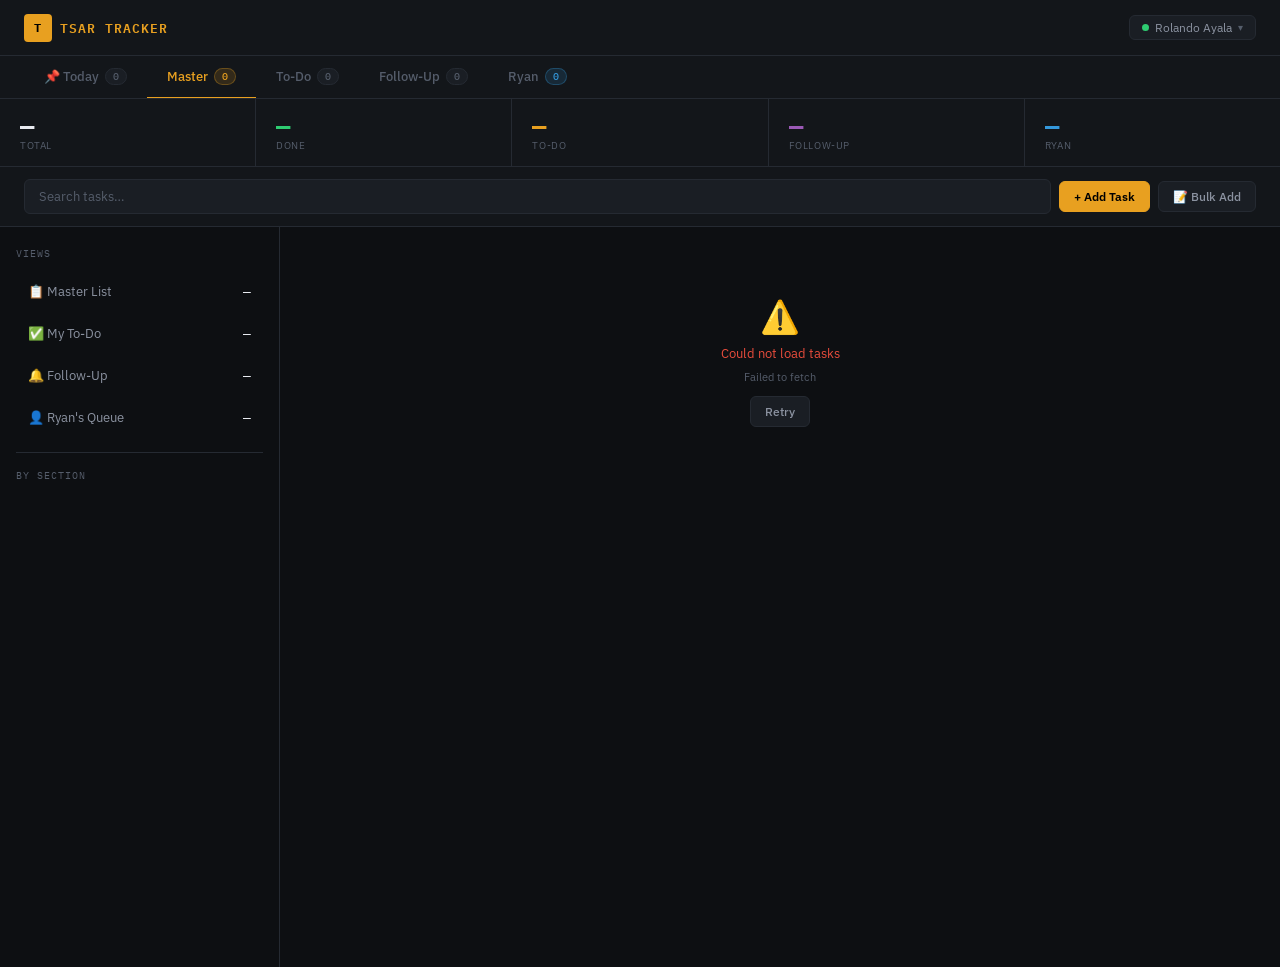
<file: index.html>
<!DOCTYPE html>
<html lang="en">
<head>
<meta charset="UTF-8">
<meta name="viewport" content="width=device-width, initial-scale=1.0">
<title>TSAR Task Tracker</title>
<style>
  @import url('https://fonts.googleapis.com/css2?family=IBM+Plex+Mono:wght@400;500;600&family=IBM+Plex+Sans:wght@300;400;500;600&display=swap');
  :root {
    --bg:#0d0f12;--surface:#13161a;--surface2:#1a1e24;--border:#252a32;--border2:#2e343e;
    --text:#e8eaf0;--text2:#8b92a0;--text3:#555d6b;--accent:#e8a020;--accent2:#c47c0a;
    --green:#2ecc71;--red:#e74c3c;--blue:#3498db;--purple:#9b59b6;--orange:#e67e22;--teal:#1abc9c;--pink:#ec4899;--yellow:#f1c40f;
  }
  *{box-sizing:border-box;margin:0;padding:0;}
  body{font-family:'IBM Plex Sans',sans-serif;background:var(--bg);color:var(--text);min-height:100vh;font-size:14px;}

  /* HEADER */
  .header{background:var(--surface);border-bottom:1px solid var(--border);padding:0 24px;display:flex;align-items:center;justify-content:space-between;height:56px;position:sticky;top:0;z-index:100;}
  .logo{display:flex;align-items:center;gap:8px;font-family:'IBM Plex Mono',monospace;font-size:13px;font-weight:600;letter-spacing:.08em;color:var(--accent);}
  .logo-icon{width:28px;height:28px;background:var(--accent);border-radius:4px;display:flex;align-items:center;justify-content:center;font-size:12px;color:#000;font-weight:700;}
  .user-badge{display:flex;align-items:center;gap:6px;background:var(--surface2);border:1px solid var(--border);border-radius:6px;padding:4px 12px;font-size:12px;color:var(--text2);cursor:pointer;}
  .user-dot{width:7px;height:7px;border-radius:50%;background:var(--green);}

  /* TABS */
  .tabs{display:flex;background:var(--surface);border-bottom:1px solid var(--border);padding:0 16px;overflow-x:auto;scrollbar-width:none;}
  .tabs::-webkit-scrollbar{display:none;}
  .tab{padding:12px 16px;font-size:13px;font-weight:500;color:var(--text3);cursor:pointer;border-bottom:2px solid transparent;transition:all .15s;display:flex;align-items:center;gap:6px;margin-bottom:-1px;white-space:nowrap;flex-shrink:0;}
  .tab:hover{color:var(--text2);}
  .tab.active{color:var(--accent);border-bottom-color:var(--accent);}
  .tab-badge{background:var(--surface2);border:1px solid var(--border);border-radius:10px;padding:1px 7px;font-size:10px;font-family:'IBM Plex Mono',monospace;}
  .tab.active .tab-badge{background:rgba(232,160,32,.15);border-color:rgba(232,160,32,.3);color:var(--accent);}
  .tab-ryan .tab-badge{background:rgba(52,152,219,.15);border-color:rgba(52,152,219,.3);color:var(--blue);}
  .tab-ryan.active{color:var(--blue);border-bottom-color:var(--blue);}

  /* STATS */
  .stats-bar{display:flex;gap:1px;background:var(--border);border-bottom:1px solid var(--border);}
  .stat{flex:1;background:var(--surface);padding:12px 16px;}
  .stat-num{font-family:'IBM Plex Mono',monospace;font-size:20px;font-weight:600;line-height:1;}
  .stat-label{font-size:10px;color:var(--text3);text-transform:uppercase;letter-spacing:.06em;margin-top:2px;}
  .stat-num.total{color:var(--text);}.stat-num.complete{color:var(--green);}.stat-num.todo{color:var(--accent);}.stat-num.followup{color:var(--purple);}.stat-num.ryan{color:var(--blue);}

  /* TOOLBAR */
  .toolbar{padding:12px 24px;display:flex;gap:8px;align-items:center;border-bottom:1px solid var(--border);background:var(--surface);}
  .search{flex:1;background:var(--surface2);border:1px solid var(--border);border-radius:6px;padding:8px 14px;color:var(--text);font-size:13px;font-family:'IBM Plex Sans',sans-serif;outline:none;}
  .search::placeholder{color:var(--text3);}
  .search:focus{border-color:var(--border2);}

  /* BUTTONS */
  .btn{padding:7px 14px;border-radius:6px;font-size:12px;font-weight:500;cursor:pointer;border:1px solid var(--border);background:var(--surface2);color:var(--text2);transition:all .15s;font-family:'IBM Plex Sans',sans-serif;white-space:nowrap;}
  .btn:hover{border-color:var(--border2);color:var(--text);}
  .btn:disabled{opacity:.4;cursor:not-allowed;}
  .btn-primary{background:var(--accent);color:#000;border-color:var(--accent);font-weight:600;}
  .btn-primary:hover{background:var(--accent2);color:#000;}
  .btn-ryan{background:rgba(52,152,219,.15);color:var(--blue);border-color:rgba(52,152,219,.3);}
  .btn-ryan:hover{background:rgba(52,152,219,.25);}
  .btn-complete{background:rgba(46,204,113,.12);color:var(--green);border-color:rgba(46,204,113,.25);}
  .btn-followup{background:rgba(155,89,182,.12);color:var(--purple);border-color:rgba(155,89,182,.3);}
  .btn-followup.flagged{background:rgba(155,89,182,.3);}
  .btn-undo{background:rgba(231,76,60,.1);color:var(--red);border-color:rgba(231,76,60,.3);font-size:11px;padding:4px 8px;}
  .btn-undo:hover{background:rgba(231,76,60,.2);}

  /* DESKTOP LAYOUT */
  .page-layout{display:flex;min-height:calc(100vh - 160px);}
  .sidebar{width:280px;flex-shrink:0;border-right:1px solid var(--border);padding:20px 16px;display:none;}
  .main-content-wrap{flex:1;min-width:0;}
  .content{padding:20px 24px;}

  /* Show sidebar on desktop */
  @media(min-width:900px){
    .sidebar{display:block;}
    .tabs{padding:0 24px;}
    .tab{padding:12px 20px;font-size:13px;}
    .stats-bar .stat{padding:14px 20px;}
    .stat-num{font-size:24px;}
  }

  /* Mobile tweaks */
  @media(max-width:899px){
    .stats-bar{overflow-x:auto;scrollbar-width:none;}
    .stats-bar::-webkit-scrollbar{display:none;}
    .stat{min-width:72px;padding:9px 10px;}
    .stat-num{font-size:17px;}
    .stat-label{font-size:9px;}
    .tabs{padding:0 8px;}
    .tab{padding:10px 10px;font-size:12px;}
    .toolbar{padding:10px 16px;flex-wrap:wrap;}
    .content{padding:14px 16px;}
    .header{padding:0 16px;height:52px;}
  }

  /* SIDEBAR CONTENT */
  .sidebar-title{font-family:'IBM Plex Mono',monospace;font-size:10px;text-transform:uppercase;letter-spacing:.1em;color:var(--text3);margin-bottom:12px;}
  .sidebar-stat{display:flex;align-items:center;justify-content:space-between;padding:8px 12px;border-radius:6px;margin-bottom:4px;cursor:pointer;transition:background .15s;}
  .sidebar-stat:hover{background:var(--surface2);}
  .sidebar-stat.active{background:var(--surface2);border:1px solid var(--border);}
  .sidebar-stat-label{font-size:13px;color:var(--text2);}
  .sidebar-stat-num{font-family:'IBM Plex Mono',monospace;font-size:13px;font-weight:600;}
  .sidebar-divider{height:1px;background:var(--border);margin:16px 0;}
  .sidebar-section-title{font-family:'IBM Plex Mono',monospace;font-size:10px;text-transform:uppercase;letter-spacing:.1em;color:var(--text3);margin-bottom:8px;}
  .section-pill{display:flex;align-items:center;justify-content:space-between;padding:6px 10px;border-radius:5px;margin-bottom:3px;font-size:12px;color:var(--text3);}
  .section-count{font-family:'IBM Plex Mono',monospace;font-size:11px;}

  /* TASK CARDS */
  .section-label{font-family:'IBM Plex Mono',monospace;font-size:10px;text-transform:uppercase;letter-spacing:.12em;color:var(--text3);margin-bottom:8px;margin-top:18px;padding-bottom:5px;border-bottom:1px solid var(--border);}
  .task-card{background:var(--surface);border:1px solid var(--border);border-radius:8px;margin-bottom:6px;overflow:hidden;transition:border-color .15s;}
  .task-card:hover{border-color:var(--border2);}
  .task-card.ryan-assigned{border-left:3px solid var(--blue)!important;}
  .task-card.is-complete{border-left:3px solid var(--green)!important;}
  .section-compliance .task-card{border-left:2px solid var(--red);}
  .section-maintenance .task-card{border-left:2px solid var(--orange);}
  .section-operations .task-card{border-left:2px solid var(--blue);}
  .section-admin .task-card{border-left:2px solid var(--purple);}
  .section-inspections .task-card{border-left:2px solid var(--green);}
  .section-requisition .task-card{border-left:2px solid var(--teal);}
  .section-moc .task-card{border-left:2px solid var(--pink);}
  .section-engineering .task-card{border-left:2px solid var(--yellow);}
  .task-main{padding:12px 14px;display:flex;align-items:flex-start;gap:10px;cursor:pointer;}
  .task-check{width:16px;height:16px;border:1px solid var(--border2);border-radius:3px;flex-shrink:0;margin-top:2px;display:flex;align-items:center;justify-content:center;font-size:9px;}
  .task-check.done{background:var(--green);border-color:var(--green);color:#000;}
  .task-body{flex:1;min-width:0;}
  .task-title{font-size:13px;font-weight:500;color:var(--text);margin-bottom:4px;line-height:1.4;}
  .task-meta{display:flex;align-items:center;gap:6px;flex-wrap:wrap;}
  .tag{font-size:10px;padding:2px 6px;border-radius:3px;font-family:'IBM Plex Mono',monospace;font-weight:500;}
  .tag-section{background:var(--surface2);border:1px solid var(--border);color:var(--text3);}
  .tag-date{color:var(--text3);font-size:10px;}
  .tag-followup{background:rgba(155,89,182,.15);border:1px solid rgba(155,89,182,.3);color:var(--purple);}
  .tag-ryan{background:rgba(52,152,219,.12);border:1px solid rgba(52,152,219,.25);color:var(--blue);}
  .tag-completedby{background:rgba(46,204,113,.15);border:1px solid rgba(46,204,113,.3);color:var(--green);font-weight:600;}
  .tag-pinned{background:rgba(241,196,15,.15);border:1px solid rgba(241,196,15,.3);color:var(--yellow);}
  .today-summary{background:linear-gradient(135deg,rgba(241,196,15,.1),rgba(241,196,15,.03));border:1px solid rgba(241,196,15,.25);border-radius:8px;padding:16px 18px;margin-bottom:16px;}
  .today-summary-rate{font-family:'IBM Plex Mono',monospace;font-size:26px;font-weight:600;color:var(--yellow);}
  .today-summary-label{font-size:11px;color:var(--text3);text-transform:uppercase;letter-spacing:.08em;margin-top:2px;}
  .task-actions{display:flex;align-items:center;gap:6px;flex-shrink:0;}
  .task-expanded{border-top:1px solid var(--border);padding:14px;background:var(--surface2);display:none;}
  .task-expanded.open{display:block;}
  .expand-row{display:flex;gap:14px;flex-wrap:wrap;}
  .expand-col{flex:1;min-width:140px;}
  .expand-label{font-size:10px;text-transform:uppercase;letter-spacing:.08em;color:var(--text3);font-family:'IBM Plex Mono',monospace;margin-bottom:5px;}
  .expand-text{font-size:12px;color:var(--text2);line-height:1.5;min-height:24px;}
  .expand-actions{margin-top:12px;display:flex;gap:8px;justify-content:flex-end;flex-wrap:wrap;}

  /* MODALS */
  .modal-overlay{display:none;position:fixed;inset:0;background:rgba(0,0,0,.75);z-index:200;align-items:center;justify-content:center;padding:16px;}
  .modal-overlay.open{display:flex;}
  .modal{background:var(--surface);border:1px solid var(--border2);border-radius:10px;width:100%;max-width:480px;max-height:85vh;overflow-y:auto;padding:20px;}
  .modal-title{font-family:'IBM Plex Mono',monospace;font-size:12px;font-weight:600;color:var(--accent);margin-bottom:18px;text-transform:uppercase;letter-spacing:.08em;}
  .modal-field{margin-bottom:12px;}
  .modal-label{font-size:10px;color:var(--text3);text-transform:uppercase;letter-spacing:.06em;margin-bottom:4px;font-family:'IBM Plex Mono',monospace;}
  .form-input{width:100%;background:var(--surface2);border:1px solid var(--border);border-radius:6px;padding:8px 10px;color:var(--text);font-size:13px;font-family:'IBM Plex Sans',sans-serif;outline:none;}
  .form-input:focus{border-color:var(--accent);}
  .form-input::placeholder{color:var(--text3);}
  select.form-input{cursor:pointer;}
  textarea.form-input{resize:vertical;font-family:'IBM Plex Mono',monospace;}
  .modal-actions{display:flex;gap:8px;justify-content:flex-end;margin-top:16px;}
  .bulk-preview{font-size:11px;color:var(--text3);padding:8px 0;}

  /* RYAN HEADER */
  .ryan-header{background:linear-gradient(135deg,rgba(52,152,219,.08),rgba(52,152,219,.03));border:1px solid rgba(52,152,219,.2);border-radius:8px;padding:14px 16px;margin-bottom:14px;display:flex;align-items:center;gap:12px;}
  .ryan-avatar{width:36px;height:36px;background:rgba(52,152,219,.2);border:1px solid rgba(52,152,219,.3);border-radius:50%;display:flex;align-items:center;justify-content:center;font-size:13px;font-weight:700;color:var(--blue);font-family:'IBM Plex Mono',monospace;}
  .ryan-info h3{font-size:14px;font-weight:600;color:var(--blue);}
  .ryan-info p{font-size:11px;color:var(--text3);margin-top:2px;}

  /* TOAST */
  .toast{position:fixed;bottom:24px;right:24px;background:var(--surface2);border:1px solid var(--border2);border-radius:8px;padding:12px 18px;font-size:13px;color:var(--text);display:none;z-index:300;box-shadow:0 8px 24px rgba(0,0,0,.5);}
  .toast.show{display:flex;align-items:center;gap:8px;}

  .loading{text-align:center;padding:60px 16px;color:var(--text3);font-family:'IBM Plex Mono',monospace;font-size:12px;}
  .empty-state{text-align:center;padding:48px 0;color:var(--text3);font-size:13px;}
  .empty-icon{font-size:32px;margin-bottom:8px;}

  /* VOICE INPUT */
  .field-row{display:flex;gap:8px;align-items:stretch;}
  .field-row .form-input{flex:1;}
  .mic-btn{
    flex:none;width:38px;border-radius:6px;border:1px solid var(--border);
    background:var(--surface2);color:var(--text2);cursor:pointer;font-size:15px;
    display:flex;align-items:center;justify-content:center;
  }
  .mic-btn:hover{border-color:var(--border2);color:var(--text);}
  .mic-btn.listening{background:var(--accent);border-color:var(--accent);color:#000;animation:micPulse 1.1s infinite;}
  @keyframes micPulse{0%,100%{opacity:1;}50%{opacity:.5;}}
  .voice-note{font-size:11px;color:var(--text3);margin-top:5px;min-height:1.2em;}
</style>
</head>
<body>

<!-- HEADER -->
<div class="header">
  <div class="logo"><div class="logo-icon">T</div>TSAR TRACKER</div>
  <div class="user-badge" onclick="switchUser()">
    <div class="user-dot"></div>
    <span id="current-user">Rolando Ayala</span>
    <span style="color:var(--text3);font-size:10px;">▾</span>
  </div>
</div>

<!-- TABS -->
<div class="tabs">
  <div class="tab" onclick="switchTab('today')" id="tab-today">📌 Today <span class="tab-badge" id="badge-today">0</span></div>
  <div class="tab active" onclick="switchTab('master')" id="tab-master">Master <span class="tab-badge" id="badge-master">0</span></div>
  <div class="tab" onclick="switchTab('todo')" id="tab-todo">To-Do <span class="tab-badge" id="badge-todo">0</span></div>
  <div class="tab" onclick="switchTab('followup')" id="tab-followup">Follow-Up <span class="tab-badge" id="badge-followup">0</span></div>
  <div class="tab tab-ryan" onclick="switchTab('ryan')" id="tab-ryan">Ryan <span class="tab-badge" id="badge-ryan">0</span></div>
</div>

<!-- STATS -->
<div class="stats-bar">
  <div class="stat"><div class="stat-num total" id="stat-total">—</div><div class="stat-label">Total</div></div>
  <div class="stat"><div class="stat-num complete" id="stat-complete">—</div><div class="stat-label">Done</div></div>
  <div class="stat"><div class="stat-num todo" id="stat-todo">—</div><div class="stat-label">To-Do</div></div>
  <div class="stat"><div class="stat-num followup" id="stat-followup">—</div><div class="stat-label">Follow-Up</div></div>
  <div class="stat"><div class="stat-num ryan" id="stat-ryan">—</div><div class="stat-label">Ryan</div></div>
</div>

<!-- TOOLBAR -->
<div class="toolbar">
  <input class="search" type="text" placeholder="Search tasks…" oninput="renderTasks()" id="search-input">
  <button class="btn btn-primary" onclick="openAddModal()">+ Add Task</button>
  <button class="btn" onclick="openBulkModal()">📝 Bulk Add</button>
</div>

<!-- PAGE LAYOUT -->
<div class="page-layout">

  <!-- SIDEBAR (desktop only) -->
  <div class="sidebar">
    <div class="sidebar-title">Views</div>
    <div class="sidebar-stat" onclick="switchTab('master')" id="sb-master">
      <span class="sidebar-stat-label">📋 Master List</span>
      <span class="sidebar-stat-num total" id="sb-total">—</span>
    </div>
    <div class="sidebar-stat" onclick="switchTab('todo')" id="sb-todo">
      <span class="sidebar-stat-label">✅ My To-Do</span>
      <span class="sidebar-stat-num todo" id="sb-todo-n">—</span>
    </div>
    <div class="sidebar-stat" onclick="switchTab('followup')" id="sb-followup">
      <span class="sidebar-stat-label">🔔 Follow-Up</span>
      <span class="sidebar-stat-num followup" id="sb-followup-n">—</span>
    </div>
    <div class="sidebar-stat" onclick="switchTab('ryan')" id="sb-ryan">
      <span class="sidebar-stat-label">👤 Ryan's Queue</span>
      <span class="sidebar-stat-num ryan" id="sb-ryan-n">—</span>
    </div>

    <div class="sidebar-divider"></div>
    <div class="sidebar-section-title">By Section</div>
    <div id="sidebar-sections"></div>
  </div>

  <!-- MAIN CONTENT -->
  <div class="main-content-wrap">
    <div class="content" id="main-content"><div class="loading">Loading tasks…</div></div>
  </div>

</div>

<!-- ADD MODAL -->
<div class="modal-overlay" id="add-modal">
  <div class="modal">
    <div class="modal-title">— New Task</div>
    <div class="modal-field">
      <div class="modal-label">Task Title</div>
      <div class="field-row">
        <input class="form-input" id="new-title" placeholder="Describe the task…">
        <button type="button" class="mic-btn" id="new-title-mic" title="Speak the task">🎙</button>
      </div>
      <div class="voice-note" id="new-title-voice-note"></div>
    </div>
    <div class="modal-field"><div class="modal-label">Section</div>
      <select class="form-input" id="new-section">
        <option value="Compliance">🔴 Compliance / Regulatory</option>
        <option value="Maintenance">🔧 Maintenance / Equipment</option>
        <option value="Operations">⚙️ Operations / Process</option>
        <option value="Inspections">🔬 Inspections / Integrity</option>
        <option value="Admin">🗂️ Admin / IT / Vendors</option>
        <option value="Requisition">📦 Requisition Queue</option>
        <option value="MOC">🔄 MOC / Management of Change</option>
        <option value="Engineering">📐 Engineering</option>
      </select>
    </div>
    <div class="modal-field">
      <div class="modal-label">Notes</div>
      <textarea class="form-input" id="new-notes" placeholder="Additional context…" style="height:72px"></textarea>
      <div style="display:flex;justify-content:flex-end;margin-top:6px;">
        <button type="button" class="mic-btn" id="new-notes-mic" title="Speak the notes">🎙</button>
      </div>
      <div class="voice-note" id="new-notes-voice-note"></div>
    </div>
    <div class="modal-actions">
      <button class="btn" onclick="closeModal('add-modal')">Cancel</button>
      <button class="btn btn-primary" id="add-btn" onclick="addTask()">Add Task</button>
    </div>
  </div>
</div>

<!-- BULK IMPORT MODAL -->
<div class="modal-overlay" id="bulk-modal">
  <div class="modal">
    <div class="modal-title">— Bulk Add Tasks</div>
    <div style="font-size:12px;color:var(--text2);margin-bottom:14px;line-height:1.5">
      Paste your daily notes below — each line becomes one task in your To-Do list
    </div>
    <div class="modal-field">
      <textarea class="form-input" id="bulk-text" placeholder="* Table Top ERP Drill — schedule for 2026
* FCT LACTs — ensure all valves have locks
* Update FCT signage at LACTs — add cameras
* FCT flare conduit needs to be redone" style="height:260px" oninput="updateBulkPreview()"></textarea>
      <div style="display:flex;justify-content:flex-end;margin-top:6px;">
        <button type="button" class="mic-btn" id="bulk-text-mic" title="Speak items — say 'next' or pause between lines">🎙</button>
      </div>
      <div class="voice-note" id="bulk-text-voice-note"></div>
    </div>
    <div class="bulk-preview"><span id="bulk-count">0</span> tasks will be imported</div>
    <div class="modal-actions">
      <button class="btn" onclick="closeModal('bulk-modal')">Cancel</button>
      <button class="btn btn-primary" id="bulk-btn" onclick="bulkImport()">Import Tasks</button>
    </div>
  </div>
</div>

<!-- EDIT NOTES MODAL -->
<div class="modal-overlay" id="notes-modal">
  <div class="modal">
    <div class="modal-title">— Edit Notes</div>
    <div style="font-size:12px;color:var(--text2);margin-bottom:14px;line-height:1.4" id="edit-notes-title"></div>
    <div class="modal-field">
      <div class="modal-label">Notes</div>
      <textarea class="form-input" id="edit-notes-text" placeholder="Add notes, context, updates…" style="height:120px"></textarea>
      <div style="display:flex;justify-content:flex-end;margin-top:6px;">
        <button type="button" class="mic-btn" id="edit-notes-text-mic" title="Speak the notes">🎙</button>
      </div>
      <div class="voice-note" id="edit-notes-text-voice-note"></div>
    </div>
    <div class="modal-actions">
      <button class="btn" onclick="closeModal('notes-modal')">Cancel</button>
      <button class="btn btn-primary" id="save-notes-btn" onclick="saveNotes()">Save Notes</button>
    </div>
  </div>
</div>

<!-- COMPLETE MODAL -->
<div class="modal-overlay" id="complete-modal">
  <div class="modal">
    <div class="modal-title" style="color:var(--green)">— Mark Complete</div>
    <div style="font-size:13px;color:var(--text2);margin-bottom:14px;line-height:1.4" id="complete-task-title"></div>
    <div class="modal-field">
      <div class="modal-label">Completion Notes</div>
      <textarea class="form-input" id="complete-notes" placeholder="What was done? Any notes?" style="height:88px"></textarea>
      <div style="display:flex;justify-content:flex-end;margin-top:6px;">
        <button type="button" class="mic-btn" id="complete-notes-mic" title="Speak the notes">🎙</button>
      </div>
      <div class="voice-note" id="complete-notes-voice-note"></div>
    </div>
    <div class="modal-actions">
      <button class="btn" onclick="closeModal('complete-modal')">Cancel</button>
      <button class="btn btn-complete" style="font-size:13px;padding:7px 14px;" id="confirm-btn" onclick="confirmComplete()">✓ Mark Complete</button>
    </div>
  </div>
</div>

<!-- UNDO COMPLETE MODAL -->
<div class="modal-overlay" id="undo-modal">
  <div class="modal">
    <div class="modal-title" style="color:var(--red)">— Undo Complete</div>
    <div style="font-size:13px;color:var(--text2);margin-bottom:14px;line-height:1.4" id="undo-task-title"></div>
    <div style="font-size:12px;color:var(--text3);margin-bottom:16px;">This will move the task back to To-Do and clear the completion record. The task will reappear in the active list.</div>
    <div class="modal-actions">
      <button class="btn" onclick="closeModal('undo-modal')">Cancel</button>
      <button class="btn btn-undo" style="font-size:13px;padding:7px 14px;" id="confirm-undo-btn" onclick="confirmUndo()">↩ Undo Complete</button>
    </div>
  </div>
</div>

<!-- EDIT TASK MODAL -->
<div class="modal-overlay" id="edit-modal">
  <div class="modal">
    <div class="modal-title">— Edit Task</div>
    <div class="modal-field">
      <div class="modal-label">Task Title</div>
      <div class="field-row">
        <input class="form-input" id="edit-title" placeholder="Describe the task…">
        <button type="button" class="mic-btn" id="edit-title-mic" title="Speak the task">🎙</button>
      </div>
      <div class="voice-note" id="edit-title-voice-note"></div>
    </div>
    <div class="modal-field"><div class="modal-label">Section</div>
      <select class="form-input" id="edit-section">
        <option value="Compliance">🔴 Compliance / Regulatory</option>
        <option value="Maintenance">🔧 Maintenance / Equipment</option>
        <option value="Operations">⚙️ Operations / Process</option>
        <option value="Inspections">🔬 Inspections / Integrity</option>
        <option value="Admin">🗂️ Admin / IT / Vendors</option>
        <option value="Requisition">📦 Requisition Queue</option>
        <option value="MOC">🔄 MOC / Management of Change</option>
        <option value="Engineering">📐 Engineering</option>
      </select>
    </div>
    <div class="modal-actions">
      <button class="btn" onclick="closeModal('edit-modal')">Cancel</button>
      <button class="btn btn-primary" id="edit-btn" onclick="saveEdit()">Save Changes</button>
    </div>
  </div>
</div>

<!-- DELETE TASK MODAL -->
<div class="modal-overlay" id="delete-modal">
  <div class="modal">
    <div class="modal-title" style="color:var(--red)">— Delete Task</div>
    <div style="font-size:13px;color:var(--text2);margin-bottom:14px;line-height:1.4" id="delete-task-title"></div>
    <div style="font-size:12px;color:var(--text3);margin-bottom:16px;">This task will be permanently deleted. This cannot be undone.</div>
    <div class="modal-actions">
      <button class="btn" onclick="closeModal('delete-modal')">Cancel</button>
      <button class="btn" style="font-size:13px;padding:7px 14px;background:rgba(231,76,60,.2);color:var(--red);border-color:rgba(231,76,60,.4)" id="confirm-delete-btn" onclick="confirmDelete()">🗑️ Delete Task</button>
    </div>
  </div>
</div>

<div class="toast" id="toast"><span id="toast-icon">✓</span><span id="toast-msg"></span></div>

<script>
const SUPABASE_URL='https://jbnufforfpgawnawgujv.supabase.co';
const SUPABASE_KEY='eyJhbGciOiJIUzI1NiIsInR5cCI6IkpXVCJ9.eyJpc3MiOiJzdXBhYmFzZSIsInJlZiI6ImpibnVmZm9yZnBnYXduYXdndWp2Iiwicm9sZSI6ImFub24iLCJpYXQiOjE3NzYyNzk4ODEsImV4cCI6MjA5MTg1NTg4MX0.Zy4dcmb99FsMUDKMxn2ASsQ2ZmGO0aeCumO21jD8EBY';
const H={'Content-Type':'application/json','apikey':SUPABASE_KEY,'Authorization':'Bearer '+SUPABASE_KEY};

async function sbGet(q){const r=await fetch(`${SUPABASE_URL}/rest/v1/${q}`,{headers:H});if(!r.ok)throw new Error(await r.text());return r.json();}
async function sbPost(table,data){const r=await fetch(`${SUPABASE_URL}/rest/v1/${table}`,{method:'POST',headers:{...H,'Prefer':'return=representation'},body:JSON.stringify(data)});if(!r.ok)throw new Error(await r.text());return r.json();}
async function sbPatch(table,id,data){const r=await fetch(`${SUPABASE_URL}/rest/v1/${table}?id=eq.${id}`,{method:'PATCH',headers:{...H,'Prefer':'return=representation'},body:JSON.stringify(data)});if(!r.ok)throw new Error(await r.text());return r.json();}

let currentTab='master',currentUser='Rolando',expandedId=null,completingId=null,undoingId=null,editingNotesId=null,tasks=[];

// ─── VOICE INPUT ──────────────────────────────────────────────
const SpeechRecognitionCtor = window.SpeechRecognition || window.webkitSpeechRecognition || null;

function setupVoice(micBtn, input, statusEl, opts){
  opts = opts || {};
  if(!micBtn || !input) return;
  if(!SpeechRecognitionCtor){
    micBtn.disabled = true;
    micBtn.style.opacity = '0.4';
    micBtn.title = 'Voice input not supported in this browser';
    return;
  }
  let recognition = null;
  let listening = false;

  micBtn.addEventListener('click', ()=>{
    if(listening){ recognition && recognition.stop(); return; }
    recognition = new SpeechRecognitionCtor();
    recognition.lang = 'en-US';
    recognition.interimResults = true;
    recognition.continuous = !!opts.continuous;

    recognition.onstart = ()=>{
      listening = true;
      micBtn.classList.add('listening');
      if(statusEl) statusEl.textContent = 'Listening…';
    };
    recognition.onresult = (e)=>{
      let transcript = '';
      for(let i=0;i<e.results.length;i++){ transcript += e.results[i][0].transcript; }
      if(opts.append){
        const existing = input.value.replace(/\s+$/,'');
        input.value = (existing ? existing + '\n' : '') + transcript;
      }else{
        input.value = transcript;
      }
      if(opts.onInput) opts.onInput();
    };
    recognition.onerror = (e)=>{
      if(statusEl){
        if(e.error === 'not-allowed' || e.error === 'service-not-allowed'){
          statusEl.textContent = 'Microphone access was blocked — check browser permissions.';
        }else if(e.error === 'no-speech'){
          statusEl.textContent = "Didn't catch that — try again.";
        }else{
          statusEl.textContent = 'Voice input error: ' + e.error;
        }
      }
    };
    recognition.onend = ()=>{
      listening = false;
      micBtn.classList.remove('listening');
      if(statusEl && statusEl.textContent === 'Listening…') statusEl.textContent = '';
      input.focus();
    };
    try{ recognition.start(); }
    catch(err){ if(statusEl) statusEl.textContent = 'Could not start microphone.'; }
  });
}

setupVoice(
  document.getElementById('new-title-mic'),
  document.getElementById('new-title'),
  document.getElementById('new-title-voice-note')
);
setupVoice(
  document.getElementById('edit-title-mic'),
  document.getElementById('edit-title'),
  document.getElementById('edit-title-voice-note')
);
setupVoice(
  document.getElementById('bulk-text-mic'),
  document.getElementById('bulk-text'),
  document.getElementById('bulk-text-voice-note'),
  { continuous:true, append:true, onInput: updateBulkPreview }
);
setupVoice(
  document.getElementById('new-notes-mic'),
  document.getElementById('new-notes'),
  document.getElementById('new-notes-voice-note'),
  { continuous:true }
);
setupVoice(
  document.getElementById('edit-notes-text-mic'),
  document.getElementById('edit-notes-text'),
  document.getElementById('edit-notes-text-voice-note'),
  { continuous:true }
);
setupVoice(
  document.getElementById('complete-notes-mic'),
  document.getElementById('complete-notes'),
  document.getElementById('complete-notes-voice-note'),
  { continuous:true }
);

function showToast(msg,icon='✓'){const t=document.getElementById('toast');document.getElementById('toast-msg').textContent=msg;document.getElementById('toast-icon').textContent=icon;t.classList.add('show');setTimeout(()=>t.classList.remove('show'),2800);}
function closeModal(id){document.getElementById(id).classList.remove('open');}

async function loadTasks(){
  try{
    const data=await sbGet('tasks?select=*&order=created_at.asc');
    tasks=data.map(r=>({
      id:r.id,title:r.text||r.title||'',section:r.section||'Admin',
      status:r.completed?'complete':'incomplete',followup:r.followup||false,
      notes:r.notes||'',
      date:r.date_added?new Date(r.date_added).toLocaleDateString('en-US'):new Date(r.created_at).toLocaleDateString('en-US'),
      assignedTo:r.assigned_to||null,completedBy:r.completed_by||null,completedNotes:r.completion_notes||'',
      todayDate:r.today_date||null
    }));
    updateStats();renderTasks();updateSidebar();
  }catch(e){
    document.getElementById('main-content').innerHTML=`<div class="empty-state"><div class="empty-icon">⚠️</div><div style="color:var(--red);margin-bottom:8px">Could not load tasks</div><div style="font-size:11px;color:var(--text3)">${e.message}</div><button class="btn" style="margin-top:12px" onclick="loadTasks()">Retry</button></div>`;
  }
}

function openAddModal(){
  document.getElementById('add-modal').classList.add('open');
  document.getElementById('new-title').value='';document.getElementById('new-notes').value='';
  setTimeout(()=>document.getElementById('new-title').focus(),50);
}

async function addTask(){
  const title=document.getElementById('new-title').value.trim();if(!title)return;
  const btn=document.getElementById('add-btn');btn.disabled=true;btn.textContent='Saving…';
  try{
    await sbPost('tasks',{text:title,section:document.getElementById('new-section').value,completed:false,followup:false,notes:document.getElementById('new-notes').value,date_added:new Date().toISOString(),assigned_to:null,completed_by:null,completion_notes:'',attachments:[]});
    closeModal('add-modal');await loadTasks();showToast('Task added to To-Do','📋');
  }catch(e){showToast('Error: '+e.message,'⚠️');}
  finally{btn.disabled=false;btn.textContent='Add Task';}
}

// ─── BULK IMPORT ──────────────────────────────────────────────
function openBulkModal(){
  document.getElementById('bulk-modal').classList.add('open');
  document.getElementById('bulk-text').value='';
  document.getElementById('bulk-count').textContent='0';
  setTimeout(()=>document.getElementById('bulk-text').focus(),50);
}

function updateBulkPreview(){
  const text=document.getElementById('bulk-text').value;
  const lines=text.split('\n')
    .map(l=>l.trim())
    .filter(l=>l.length>0&&!l.toLowerCase().match(/^page\s+\d+/));
  document.getElementById('bulk-count').textContent=lines.length;
}

async function bulkImport(){
  const text=document.getElementById('bulk-text').value.trim();
  if(!text){showToast('Paste your notes first','⚠️');return;}
  
  const lines=text.split('\n')
    .map(l=>l.trim())
    .filter(l=>l.length>0&&!l.toLowerCase().match(/^page\s+\d+/));
  
  if(lines.length===0){showToast('No tasks found','⚠️');return;}
  
  const tasks=lines.map(line=>{
    const cleaned=line.replace(/^[*\-•]\s*/,'').replace(/^\d+\.\s*/,'').trim();
    return {
      text:cleaned,
      section:'Admin',
      completed:false,
      followup:false,
      notes:'',
      date_added:new Date().toISOString(),
      assigned_to:null,
      completed_by:null,
      completion_notes:'',
      attachments:[]
    };
  });
  
  const btn=document.getElementById('bulk-btn');btn.disabled=true;btn.textContent='Importing…';
  try{
    await sbPost('tasks',tasks);
    closeModal('bulk-modal');await loadTasks();
    showToast(`${tasks.length} tasks added to To-Do`,'📋');
  }catch(e){showToast('Error: '+e.message,'⚠️');}
  finally{btn.disabled=false;btn.textContent='Import Tasks';}
}

function switchTab(tab){
  currentTab=tab;
  document.querySelectorAll('.tab').forEach(t=>t.classList.remove('active'));
  document.getElementById('tab-'+tab).classList.add('active');
  ['today','master','todo','followup','ryan'].forEach(t=>{
    const el=document.getElementById('sb-'+t);
    if(el)el.classList.toggle('active',t===tab);
  });
  expandedId=null;renderTasks();
}

function switchUser(){
  currentUser=currentUser==='Rolando'?'Ryan':'Rolando';
  document.getElementById('current-user').textContent=currentUser==='Rolando'?'Rolando Ayala':'Ryan Mika';
  switchTab(currentUser==='Ryan'?'ryan':'master');
  showToast('Switched to '+(currentUser==='Rolando'?'Rolando Ayala':'Ryan Mika'),'👤');
}

async function pushToRyan(id){
  try{
    await sbPatch('tasks',id,{assigned_to:'Ryan'});
    const task=tasks.find(t=>t.id===id);if(task)task.assignedTo='Ryan';
    updateStats();renderTasks();updateSidebar();
    showToast('Pushed to Ryan — stays on To-Do too','📤');
  }catch(e){showToast('Error: '+e.message,'⚠️');}
}

function localDateStr(offsetDays){
  const d=new Date();
  d.setDate(d.getDate()+offsetDays);
  return d.getFullYear()+'-'+String(d.getMonth()+1).padStart(2,'0')+'-'+String(d.getDate()).padStart(2,'0');
}

async function pinToDay(id,which){
  const dateStr = which==='tomorrow' ? localDateStr(1) : localDateStr(0);
  try{
    await sbPatch('tasks',id,{today_date:dateStr});
    const task=tasks.find(t=>t.id===id);if(task)task.todayDate=dateStr;
    updateStats();renderTasks();updateSidebar();
    showToast(which==='tomorrow'?'Pinned for tomorrow':'Pinned for today','📌');
  }catch(e){showToast('Error: '+e.message,'⚠️');}
}

async function unpinFromDay(id){
  try{
    await sbPatch('tasks',id,{today_date:null});
    const task=tasks.find(t=>t.id===id);if(task)task.todayDate=null;
    updateStats();renderTasks();updateSidebar();
    showToast('Unpinned','↩️');
  }catch(e){showToast('Error: '+e.message,'⚠️');}
}

function toggleExpand(id){expandedId=expandedId===id?null:id;renderTasks();}

function openNotesModal(id){
  editingNotesId=id;const task=tasks.find(t=>t.id===id);
  document.getElementById('notes-modal').classList.add('open');
  document.getElementById('edit-notes-title').textContent=task.title;
  document.getElementById('edit-notes-text').value=task.notes||'';
  setTimeout(()=>document.getElementById('edit-notes-text').focus(),50);
}

async function saveNotes(){
  const task=tasks.find(t=>t.id===editingNotesId);if(!task)return;
  const btn=document.getElementById('save-notes-btn');btn.disabled=true;btn.textContent='Saving…';
  try{
    await sbPatch('tasks',task.id,{notes:document.getElementById('edit-notes-text').value});
    closeModal('notes-modal');await loadTasks();showToast('Notes saved','📝');
  }catch(e){showToast('Error: '+e.message,'⚠️');}
  finally{btn.disabled=false;btn.textContent='Save Notes';}
}

async function toggleFollowup(id){
  const task=tasks.find(t=>t.id===id);if(!task)return;
  const newVal=!task.followup;
  try{
    await sbPatch('tasks',task.id,{followup:newVal});
    task.followup=newVal;updateStats();renderTasks();updateSidebar();
    showToast(newVal?'Moved to Follow-Up':'Back in To-Do',newVal?'🔔':'↩️');
  }catch(e){showToast('Error: '+e.message,'⚠️');}
}

function openCompleteModal(id){
  completingId=id;const task=tasks.find(t=>t.id===id);
  document.getElementById('complete-task-title').textContent=task.title;
  document.getElementById('complete-notes').value='';
  document.getElementById('complete-modal').classList.add('open');
  setTimeout(()=>document.getElementById('complete-notes').focus(),50);
}

async function confirmComplete(){
  const task=tasks.find(t=>t.id===completingId);if(!task)return;
  const btn=document.getElementById('confirm-btn');btn.disabled=true;btn.textContent='Saving…';
  try{
    const completedBy=currentUser==='Rolando'?'Rolando Ayala':'Ryan Mika';
    await sbPatch('tasks',task.id,{completed:true,assigned_to:null,followup:false,completed_by:completedBy,completion_notes:document.getElementById('complete-notes').value});
    closeModal('complete-modal');await loadTasks();showToast('Completed by '+completedBy,'✅');
  }catch(e){showToast('Error: '+e.message,'⚠️');}
  finally{btn.disabled=false;btn.textContent='✓ Mark Complete';}
}

// ─── UNDO COMPLETE ────────────────────────────────────────────
function openUndoModal(id){
  undoingId=id;const task=tasks.find(t=>t.id===id);
  document.getElementById('undo-task-title').textContent=task.title;
  document.getElementById('undo-modal').classList.add('open');
}

async function confirmUndo(){
  const task=tasks.find(t=>t.id===undoingId);if(!task)return;
  const btn=document.getElementById('confirm-undo-btn');btn.disabled=true;btn.textContent='Undoing…';
  try{
    await sbPatch('tasks',task.id,{
      completed:false,
      completed_by:null,
      completion_notes:'',
      assigned_to:null,
      followup:false
    });
    closeModal('undo-modal');await loadTasks();
    showToast('Task moved back to To-Do','↩️');
  }catch(e){showToast('Error: '+e.message,'⚠️');}
  finally{btn.disabled=false;btn.textContent='↩ Undo Complete';}
}

// ─── EDIT TASK ────────────────────────────────────────────────
let editingTaskId=null;

function openEditModal(id){
  editingTaskId=id;const task=tasks.find(t=>t.id===id);
  document.getElementById('edit-modal').classList.add('open');
  document.getElementById('edit-title').value=task.title;
  document.getElementById('edit-section').value=task.section;
  setTimeout(()=>document.getElementById('edit-title').focus(),50);
}

async function saveEdit(){
  const task=tasks.find(t=>t.id===editingTaskId);if(!task)return;
  const newTitle=document.getElementById('edit-title').value.trim();
  if(!newTitle){showToast('Title required','⚠️');return;}
  const btn=document.getElementById('edit-btn');btn.disabled=true;btn.textContent='Saving…';
  try{
    await sbPatch('tasks',task.id,{
      text:newTitle,
      section:document.getElementById('edit-section').value
    });
    closeModal('edit-modal');await loadTasks();showToast('Task updated','✏️');
  }catch(e){showToast('Error: '+e.message,'⚠️');}
  finally{btn.disabled=false;btn.textContent='Save Changes';}
}

// ─── DELETE TASK ──────────────────────────────────────────────
let deletingTaskId=null;

function openDeleteModal(id){
  deletingTaskId=id;const task=tasks.find(t=>t.id===id);
  document.getElementById('delete-task-title').textContent=task.title;
  document.getElementById('delete-modal').classList.add('open');
}

async function confirmDelete(){
  const task=tasks.find(t=>t.id===deletingTaskId);if(!task)return;
  const btn=document.getElementById('confirm-delete-btn');btn.disabled=true;btn.textContent='Deleting…';
  try{
    const response=await fetch(`${SUPABASE_URL}/rest/v1/tasks?id=eq.${task.id}`,{method:'DELETE',headers:H});
    if(!response.ok)throw new Error(await response.text());
    closeModal('delete-modal');await loadTasks();showToast('Task deleted','🗑️');
  }catch(e){showToast('Error: '+e.message,'⚠️');}
  finally{btn.disabled=false;btn.textContent='🗑️ Delete Task';}
}

// ─── STATS ────────────────────────────────────────────────────
function updateStats(){
  const total=tasks.length;
  const complete=tasks.filter(t=>t.status==='complete').length;
  const todo=tasks.filter(t=>t.status==='incomplete'&&!t.followup).length;
  const followup=tasks.filter(t=>t.followup&&t.status==='incomplete').length;
  const ryan=tasks.filter(t=>t.assignedTo==='Ryan'&&t.status==='incomplete'&&!t.followup).length;
  ['total','complete','todo','followup','ryan'].forEach(k=>{
    const n={total,complete,todo,followup,ryan}[k];
    document.getElementById('stat-'+k).textContent=n;
    document.getElementById('badge-'+(['total','complete'].includes(k)?'master':k==='total'?'master':k)).textContent=n;
  });
  document.getElementById('badge-master').textContent=total;
  document.getElementById('badge-todo').textContent=todo;
  document.getElementById('badge-followup').textContent=followup;
  document.getElementById('badge-ryan').textContent=ryan;
  const todayStr=localDateStr(0);
  const todayCount=tasks.filter(t=>t.todayDate===todayStr&&t.status==='incomplete').length;
  document.getElementById('badge-today').textContent=todayCount;
  const sbTotal=document.getElementById('sb-total');const sbTodo=document.getElementById('sb-todo-n');
  const sbFU=document.getElementById('sb-followup-n');const sbRyan=document.getElementById('sb-ryan-n');
  if(sbTotal)sbTotal.textContent=total;if(sbTodo)sbTodo.textContent=todo;
  if(sbFU)sbFU.textContent=followup;if(sbRyan)sbRyan.textContent=ryan;
}

function updateSidebar(){
  const sections={};
  tasks.filter(t=>t.status==='incomplete').forEach(t=>{
    if(!sections[t.section])sections[t.section]={icon:'•',count:0};
    sections[t.section].count++;
  });
  const icons={Compliance:'🔴',Maintenance:'🔧',Operations:'⚙️',Inspections:'🔬',Admin:'🗂️',Requisition:'📦',MOC:'🔄',Engineering:'📐'};
  const el=document.getElementById('sidebar-sections');
  if(!el)return;
  el.innerHTML=Object.entries(sections).map(([s,d])=>
    `<div class="section-pill"><span>${icons[s]||'•'} ${s}</span><span class="section-count" style="color:var(--text2)">${d.count}</span></div>`
  ).join('');
}

// ─── RENDER ───────────────────────────────────────────────────
function getFilteredTasks(){
  const q=(document.getElementById('search-input').value||'').toLowerCase();
  let filtered;
  if(currentTab==='master')filtered=[...tasks];
  else if(currentTab==='today')filtered=tasks.filter(t=>t.todayDate===localDateStr(0));
  else if(currentTab==='todo')filtered=tasks.filter(t=>t.status==='incomplete'&&!t.followup);
  else if(currentTab==='followup')filtered=tasks.filter(t=>t.followup&&t.status==='incomplete');
  else if(currentTab==='ryan')filtered=tasks.filter(t=>t.assignedTo==='Ryan'&&t.status==='incomplete'&&!t.followup);
  if(q)filtered=filtered.filter(t=>t.title.toLowerCase().includes(q)||(t.notes&&typeof t.notes==='string'&&t.notes.toLowerCase().includes(q)));
  return filtered;
}

const sectionMeta={Compliance:{icon:'🔴',cls:'section-compliance'},Maintenance:{icon:'🔧',cls:'section-maintenance'},Operations:{icon:'⚙️',cls:'section-operations'},Inspections:{icon:'🔬',cls:'section-inspections'},Admin:{icon:'🗂️',cls:'section-admin'},Requisition:{icon:'📦',cls:'section-requisition'},MOC:{icon:'🔄',cls:'section-moc'},Engineering:{icon:'📐',cls:'section-engineering'}};

function renderTasks(){
  const filtered=getFilteredTasks();const container=document.getElementById('main-content');
  if(currentTab==='ryan'){renderRyanTab(filtered,container);return;}
  if(currentTab==='today'){renderTodayTab(filtered,container);return;}
  if(filtered.length===0){container.innerHTML=`<div class="empty-state"><div class="empty-icon">📋</div>No tasks</div>`;return;}
  const groups={};filtered.forEach(t=>{if(!groups[t.section])groups[t.section]=[];groups[t.section].push(t);});
  let html='';
  for(const[section,items]of Object.entries(groups)){
    const meta=sectionMeta[section]||{icon:'•',cls:''};
    html+=`<div class="${meta.cls}"><div class="section-label">${meta.icon} ${section} — ${items.length}</div>`;
    items.forEach(t=>{html+=renderCard(t);});html+=`</div>`;
  }
  container.innerHTML=html;
}

function renderRyanTab(filtered,container){
  let html=`<div class="ryan-header"><div class="ryan-avatar">RM</div><div class="ryan-info"><h3>Ryan Mika</h3><p>${filtered.length} task${filtered.length!==1?'s':''} in queue</p></div></div>`;
  if(filtered.length===0)html+=`<div class="empty-state"><div class="empty-icon">✅</div>Queue is clear</div>`;
  else filtered.forEach(t=>{html+=renderCard(t,true);});
  container.innerHTML=html;
}

function renderTodayTab(filtered,container){
  const done=filtered.filter(t=>t.status==='complete').length;
  const total=filtered.length;
  const rate=total>0?Math.round((done/total)*100):0;
  let html=`<div class="today-summary">
    <div class="today-summary-rate">${done} of ${total} done${total>0?` (${rate}%)`:''}</div>
    <div class="today-summary-label">Today's punch list</div>
  </div>`;
  if(filtered.length===0){
    html+=`<div class="empty-state"><div class="empty-icon">📌</div>Nothing pinned for today yet.<br><span style="font-size:11px">Open a task in Master or To-Do and tap 📌 Today.</span></div>`;
  }else{
    filtered.forEach(t=>{html+=renderCard(t,false,true);});
  }
  container.innerHTML=html;
}

function renderCard(t,isRyanView=false,isTodayView=false){
  const isDone=t.status==='complete';const isExpanded=expandedId===t.id;const alreadyPushed=t.assignedTo==='Ryan';
  const todayStr=localDateStr(0);const tomorrowStr=localDateStr(1);
  const pinLabel = t.todayDate===todayStr ? 'Today' : (t.todayDate===tomorrowStr ? 'Tomorrow' : (t.todayDate||null));

  let topAction='';
  if(!isDone&&!t.followup&&(currentTab==='todo'||currentTab==='master')&&!alreadyPushed)
    topAction=`<button class="btn btn-ryan" style="font-size:11px;padding:4px 8px" onclick="event.stopPropagation();pushToRyan(${t.id})">📤 Ryan</button>`;
  if(!isDone&&!t.followup&&currentTab==='todo'&&alreadyPushed)
    topAction=`<span style="font-size:10px;color:var(--blue);padding:2px 6px;white-space:nowrap">→ Ryan</span>`;
  if(isRyanView&&!isDone)
    topAction=`<button class="btn btn-complete" style="font-size:11px;padding:4px 6px" onclick="event.stopPropagation();openCompleteModal(${t.id})">✓ Done</button>`;

  return `
    <div class="task-card ${isDone?'is-complete':''} ${alreadyPushed&&!t.followup?'ryan-assigned':''}" id="card-${t.id}">
      <div class="task-main" onclick="toggleExpand(${t.id})">
        <div class="task-check ${isDone?'done':''}">${isDone?'✓':''}</div>
        <div class="task-body">
          <div class="task-title">${t.title}</div>
          <div class="task-meta">
            <span class="tag tag-section">${t.section}</span>
            <span class="tag-date">${t.date}</span>
            ${t.followup?'<span class="tag tag-followup">🔔 Follow-Up</span>':''}
            ${alreadyPushed&&!t.followup?'<span class="tag tag-ryan">→ Ryan</span>':''}
            ${isDone?`<span class="tag tag-completedby">✓ ${t.completedBy}</span>`:''}
            ${pinLabel&&!isTodayView?`<span class="tag tag-pinned">📌 ${pinLabel}</span>`:''}
          </div>
        </div>
        <div class="task-actions">${topAction}</div>
      </div>
      <div class="task-expanded ${isExpanded?'open':''}">
        <div class="expand-row">
          <div class="expand-col">
            <div class="expand-label">Notes</div>
            <div class="expand-text">${t.notes||'<span style="color:var(--text3)">No notes — tap Edit Notes to add</span>'}</div>
          </div>
          ${isDone&&t.completedNotes?`<div class="expand-col"><div class="expand-label" style="color:var(--green)">Completion Notes</div><div class="expand-text" style="color:#5dade2">${t.completedNotes}</div></div>`:''}
        </div>
        <div class="expand-actions">
          <button class="btn" style="font-size:11px;padding:4px 8px" onclick="openEditModal(${t.id})">✏️ Edit Task</button>
          <button class="btn" style="font-size:11px;padding:4px 8px" onclick="openNotesModal(${t.id})">📝 Edit Notes</button>
          ${!isDone?`<button class="btn btn-followup ${t.followup?'flagged':''}" style="font-size:11px;padding:4px 8px" onclick="toggleFollowup(${t.id})">${t.followup?'🔔 Remove Follow-Up':'🔔 Flag Follow-Up'}</button>`:''}
          ${!isDone&&!alreadyPushed&&!t.followup&&(currentTab==='todo'||currentTab==='master')?`<button class="btn btn-ryan" style="font-size:11px;padding:4px 8px" onclick="pushToRyan(${t.id})">📤 Push to Ryan</button>`:''}
          ${!isDone&&t.todayDate!==todayStr?`<button class="btn" style="font-size:11px;padding:4px 8px;background:rgba(241,196,15,.12);color:var(--yellow);border-color:rgba(241,196,15,.3);" onclick="pinToDay(${t.id},'today')">📌 Today</button>`:''}
          ${!isDone&&t.todayDate!==tomorrowStr?`<button class="btn" style="font-size:11px;padding:4px 8px;background:rgba(241,196,15,.12);color:var(--yellow);border-color:rgba(241,196,15,.3);" onclick="pinToDay(${t.id},'tomorrow')">📌 Tomorrow</button>`:''}
          ${t.todayDate?`<button class="btn" style="font-size:11px;padding:4px 8px" onclick="unpinFromDay(${t.id})">✕ Unpin</button>`:''}
          ${!isDone&&currentTab!=='master'?`<button class="btn btn-complete" style="font-size:12px;padding:6px 12px" onclick="openCompleteModal(${t.id})">✓ Mark Complete</button>`:''}
          ${isDone&&currentTab==='master'?`<button class="btn" style="font-size:12px;padding:6px 12px;background:rgba(231,76,60,.15);color:var(--red);border-color:rgba(231,76,60,.3);" onclick="openUndoModal(${t.id})">↩ Back to To-Do</button>`:''}
          <button class="btn" style="font-size:11px;padding:4px 8px;background:rgba(231,76,60,.1);color:var(--red);border-color:rgba(231,76,60,.3);margin-left:auto" onclick="openDeleteModal(${t.id})">🗑️ Delete</button>
        </div>
      </div>
    </div>`;
}

document.querySelectorAll('.modal-overlay').forEach(m=>{m.addEventListener('click',e=>{if(e.target===m)m.classList.remove('open');});});
loadTasks();
</script>
</body>
</html>
</file>
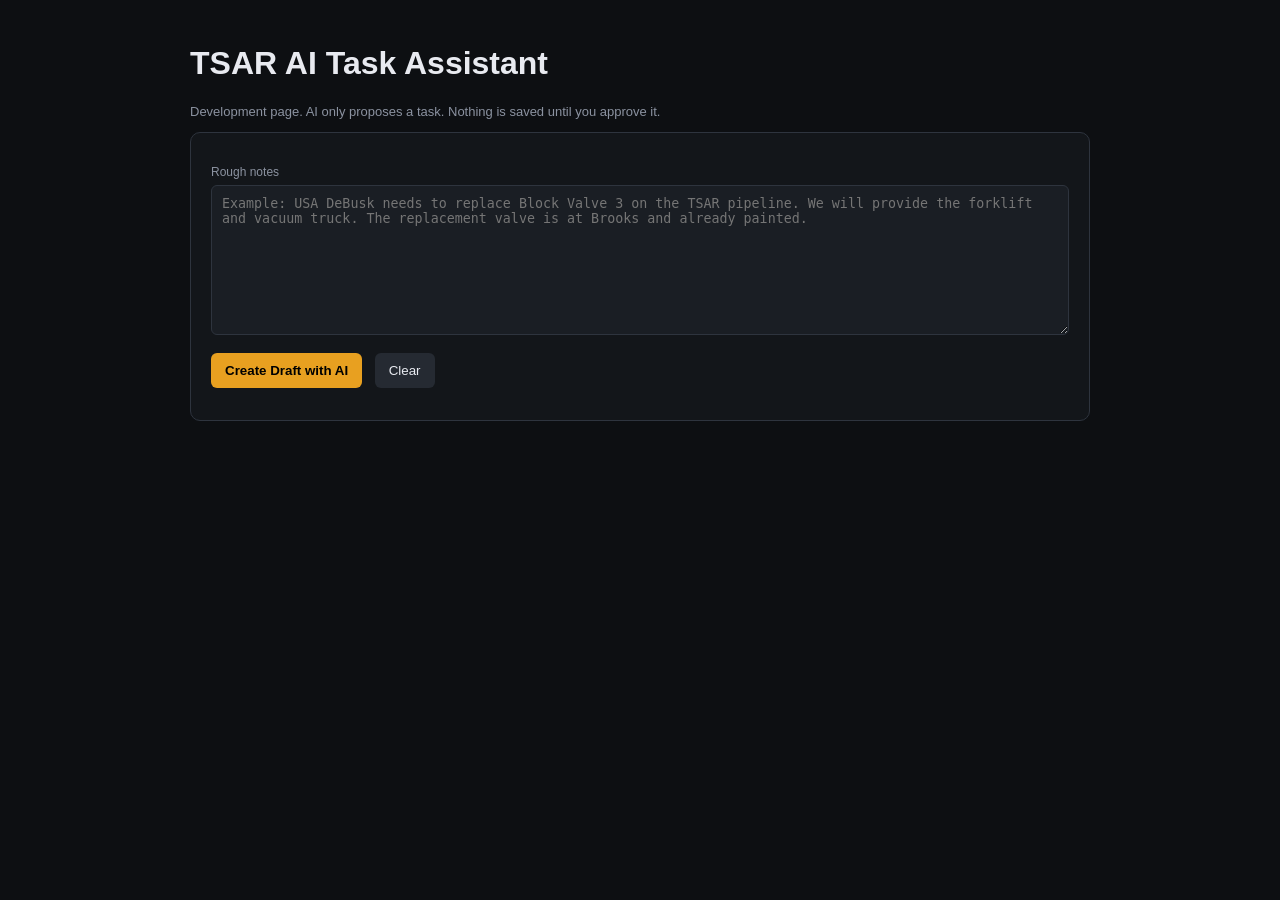
<file: ai-assistant.html>
<!DOCTYPE html>
<html lang="en">
<head>
<meta charset="UTF-8">
<meta name="viewport" content="width=device-width, initial-scale=1.0">
<title>TSAR AI Task Assistant</title>
<style>
  body{font-family:Arial,sans-serif;background:#0d0f12;color:#e8eaf0;margin:0;padding:24px}
  .wrap{max-width:900px;margin:0 auto}
  .card{background:#13161a;border:1px solid #2e343e;border-radius:10px;padding:20px;margin-bottom:16px}
  textarea,input,select{width:100%;box-sizing:border-box;background:#1a1e24;border:1px solid #2e343e;color:#e8eaf0;border-radius:6px;padding:10px;margin-top:6px}
  textarea{min-height:150px;resize:vertical}
  label{display:block;font-size:12px;color:#8b92a0;margin-top:12px}
  button{border:0;border-radius:6px;padding:10px 14px;cursor:pointer;margin-right:8px}
  .primary{background:#e8a020;color:#000;font-weight:700}
  .secondary{background:#252a32;color:#e8eaf0}
  .success{background:#2ecc71;color:#000;font-weight:700}
  .muted{color:#8b92a0;font-size:13px}
  .error{color:#e74c3c;white-space:pre-wrap}
  .ok{color:#2ecc71}
  .hidden{display:none}
  .grid{display:grid;grid-template-columns:1fr 1fr;gap:12px}
  @media(max-width:700px){.grid{grid-template-columns:1fr}}
</style>
</head>
<body>
<div class="wrap">
  <h1>TSAR AI Task Assistant</h1>
  <p class="muted">Development page. AI only proposes a task. Nothing is saved until you approve it.</p>

  <div class="card">
    <label>Rough notes</label>
    <textarea id="notes" placeholder="Example: USA DeBusk needs to replace Block Valve 3 on the TSAR pipeline. We will provide the forklift and vacuum truck. The replacement valve is at Brooks and already painted."></textarea>
    <div style="margin-top:14px">
      <button id="generate" class="primary">Create Draft with AI</button>
      <button id="clear" class="secondary">Clear</button>
    </div>
    <div id="status" class="muted" style="margin-top:12px"></div>
    <div id="error" class="error"></div>
  </div>

  <div id="preview" class="card hidden">
    <h2>AI Draft</h2>
    <div class="grid">
      <div>
        <label>Title</label>
        <input id="title">
      </div>
      <div>
        <label>Section</label>
        <select id="section">
          <option>Compliance</option><option>Maintenance</option><option>Operations</option><option>Inspections</option><option>Admin</option><option>Requisition</option><option>MOC</option><option>Engineering</option>
        </select>
      </div>
      <div>
        <label>Assigned to</label>
        <input id="assigned_to" placeholder="Leave blank if unassigned">
      </div>
      <div>
        <label>Follow-up</label>
        <select id="followup"><option value="false">No</option><option value="true">Yes</option></select>
      </div>
    </div>
    <label>Notes</label>
    <textarea id="draft_notes"></textarea>
    <label>AI rationale</label>
    <textarea id="rationale" readonly style="min-height:90px;color:#8b92a0"></textarea>
    <div style="margin-top:14px">
      <button id="save" class="success">Approve & Save Task</button>
    </div>
    <div id="saveStatus" class="muted" style="margin-top:12px"></div>
  </div>
</div>
<script>
const SUPABASE_URL='https://jbnufforfpgawnawgujv.supabase.co';
const SUPABASE_ANON_KEY='eyJhbGciOiJIUzI1NiIsInR5cCI6IkpXVCJ9.eyJpc3MiOiJzdXBhYmFzZSIsInJlZiI6ImpibnVmZm9yZnBnYXduYXdndWp2Iiwicm9sZSI6ImFub24iLCJpYXQiOjE3NzYyNzk4ODEsImV4cCI6MjA5MTg1NTg4MX0.Zy4dcmb99FsMUDKMxn2ASsQ2ZmGO0aeCumO21jD8EBY';
const headers={'Content-Type':'application/json','apikey':SUPABASE_ANON_KEY,'Authorization':'Bearer '+SUPABASE_ANON_KEY};
let currentDraft=null;

const $=id=>document.getElementById(id);
$('generate').addEventListener('click',generateDraft);
$('clear').addEventListener('click',()=>{ $('notes').value=''; $('preview').classList.add('hidden'); $('status').textContent=''; $('error').textContent=''; currentDraft=null; });
$('save').addEventListener('click',saveTask);

async function generateDraft(){
  const notes=$('notes').value.trim();
  if(!notes){$('error').textContent='Enter rough notes first.';return;}
  $('generate').disabled=true;$('status').textContent='Generating task draft…';$('error').textContent='';
  try{
    const r=await fetch(`${SUPABASE_URL}/functions/v1/ai-task-parser`,{method:'POST',headers,body:JSON.stringify({notes})});
    const data=await r.json();
    if(!r.ok)throw new Error(data?.error||`Request failed (${r.status})`);
    currentDraft=data.draft;
    $('title').value=currentDraft.title||'';
    $('section').value=currentDraft.section||'Admin';
    $('assigned_to').value=currentDraft.assigned_to||'';
    $('followup').value=String(!!currentDraft.followup);
    $('draft_notes').value=currentDraft.notes||'';
    $('rationale').value=currentDraft.rationale||'';
    $('preview').classList.remove('hidden');
    $('status').textContent='Draft ready. Review and edit before saving.';
  }catch(e){$('error').textContent=e.message;$('status').textContent='';}
  finally{$('generate').disabled=false;}
}

async function saveTask(){
  const title=$('title').value.trim();
  if(!title){$('saveStatus').textContent='Title is required.';return;}
  $('save').disabled=true;$('saveStatus').textContent='Saving…';
  const task={
    text:title,
    section:$('section').value,
    completed:false,
    followup:$('followup').value==='true',
    notes:$('draft_notes').value,
    date_added:new Date().toISOString(),
    assigned_to:$('assigned_to').value.trim()||null,
    completed_by:null,
    completion_notes:'',
    attachments:[]
  };
  try{
    const r=await fetch(`${SUPABASE_URL}/rest/v1/tasks`,{method:'POST',headers:{...headers,'Prefer':'return=representation'},body:JSON.stringify(task)});
    const data=await r.json();
    if(!r.ok)throw new Error(JSON.stringify(data));
    $('saveStatus').innerHTML='<span class="ok">Task saved successfully.</span>';
  }catch(e){$('saveStatus').textContent='Save failed: '+e.message;}
  finally{$('save').disabled=false;}
}
</script>
</body>
</html>
</file>
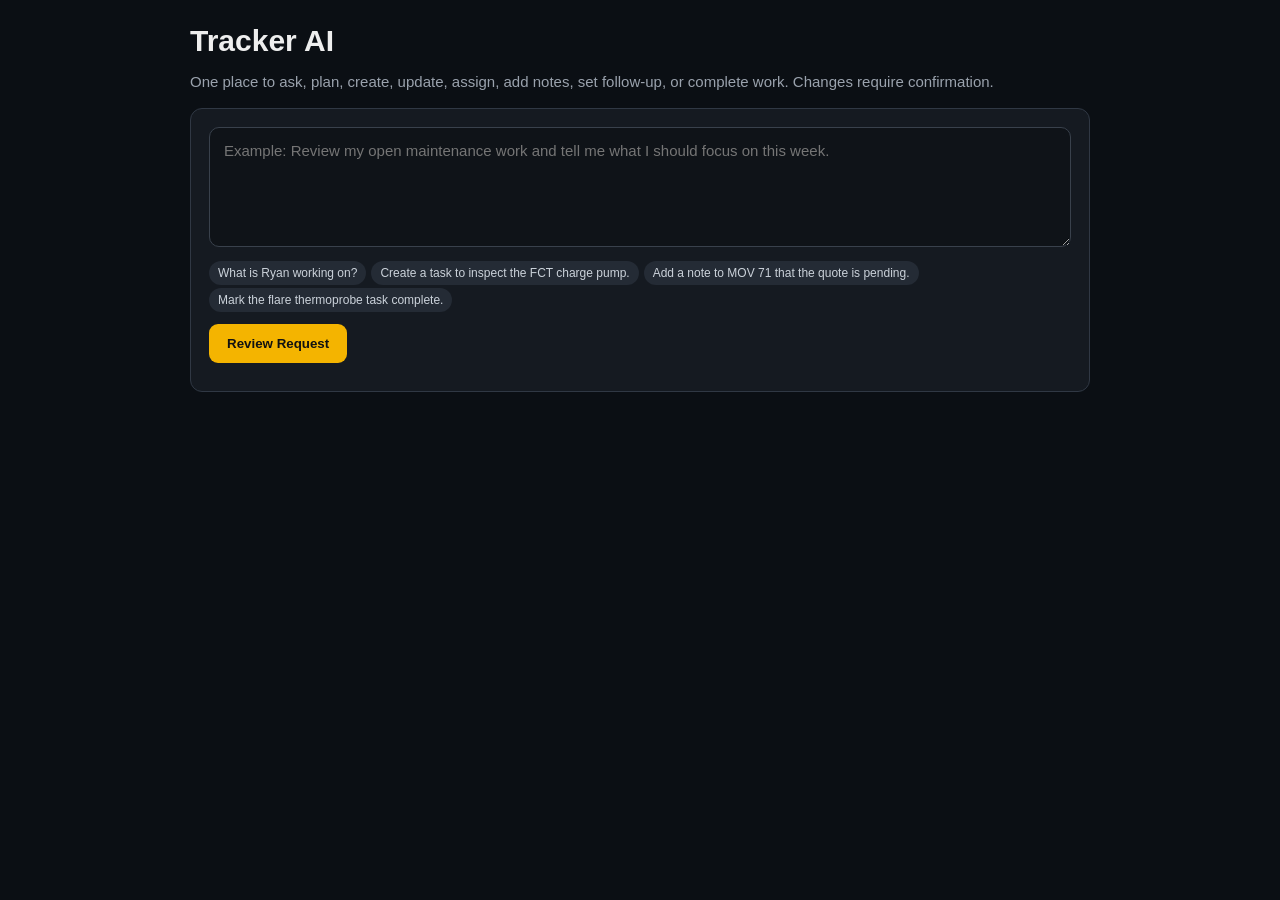
<file: ai-command-center.html>
<!doctype html><html lang="en"><head><meta charset="utf-8"><meta name="viewport" content="width=device-width,initial-scale=1"><title>Tracker AI</title><style>body{margin:0;background:#0b0f14;color:#eee;font:15px Arial,sans-serif;padding:24px}.box{max-width:900px;margin:auto}h1{margin:0 0 8px}.muted{color:#9aa2ad}.card{background:#151a21;border:1px solid #303844;border-radius:12px;padding:18px;margin-top:18px}textarea{width:100%;box-sizing:border-box;min-height:120px;background:#0f1318;color:#fff;border:1px solid #39414c;border-radius:10px;padding:14px;font:inherit}button{margin:12px 8px 0 0;padding:12px 18px;border:0;border-radius:9px;background:#f4b400;color:#111;font-weight:700;cursor:pointer}button.confirm{background:#4fd276}button.cancel{background:#343b46;color:#fff}.output{white-space:pre-wrap;line-height:1.55}.hidden{display:none}.examples{font-size:13px;color:#808995;margin-top:8px}.pill{display:inline-block;padding:5px 9px;border-radius:999px;background:#242b35;color:#cbd2da;font-size:12px;margin:3px 5px 0 0}</style></head><body><div class="box"><h1>Tracker AI</h1><p class="muted">One place to ask, plan, create, update, assign, add notes, set follow-up, or complete work. Changes require confirmation.</p><div class="card"><textarea id="request" placeholder="Example: Review my open maintenance work and tell me what I should focus on this week."></textarea><div class="examples"><span class="pill">What is Ryan working on?</span><span class="pill">Create a task to inspect the FCT charge pump.</span><span class="pill">Add a note to MOV 71 that the quote is pending.</span><span class="pill">Mark the flare thermoprobe task complete.</span></div><button id="run">Review Request</button><div id="status" class="muted" style="margin-top:10px"></div></div><div id="result" class="card output hidden"></div><div id="actions" class="hidden"><button id="confirm" class="confirm">Confirm & Update Tracker</button><button id="cancel" class="cancel">Cancel</button></div></div><script>const U='https://jbnufforfpgawnawgujv.supabase.co',K='eyJhbGciOiJIUzI1NiIsInR5cCI6IkpXVCJ9.eyJpc3MiOiJzdXBhYmFzZSIsInJlZiI6ImpibnVmZm9yZnBnYXduYXdndWp2Iiwicm9sZSI6ImFub24iLCJpYXQiOjE3NzYyNzk4ODEsImV4cCI6MjA5MTg1NTg4MX0.Zy4dcmb99FsMUDKMxn2ASsQ2ZmGO0aeCumO21jD8EBY';const H={'Content-Type':'application/json','apikey':K,'Authorization':'Bearer '+K};let current=null;const $=id=>document.getElementById(id);$('run').onclick=async()=>{const request=$('request').value.trim();if(!request)return;$('run').disabled=true;$('status').textContent='Working…';$('result').classList.add('hidden');$('actions').classList.add('hidden');current=null;try{const r=await fetch(U+'/functions/v1/tracker-command',{method:'POST',headers:H,body:JSON.stringify({request})});const d=await r.json();if(!r.ok)throw new Error(d.error||'Request failed');$('result').classList.remove('hidden');if(d.kind==='answer'){$('result').textContent=d.answer||'No answer returned.';$('status').textContent=d.matched_tasks!=null?`Reviewed ${d.matched_tasks} matching task${d.matched_tasks===1?'':'s'}.`:'';return}current=d.proposal;const p=current;if(p.action_type==='create'){const x=p.create;$('result').textContent=`Proposed new task:\n${x.title}\n\nSection: ${x.section}\nAssigned to: ${x.assigned_to||'Unassigned'}\nFollow-up: ${x.followup?'Yes':'No'}\nPriority: ${x.priority||'Not set'}\nDue date: ${x.due_date||'Not set'}\n\nNotes:\n${x.notes||'None'}\n\nNothing has changed yet.`}else{const changes=Object.entries(p.changes||{}).filter(([,v])=>v!==null).map(([k,v])=>`${k}: ${v}`).join('\n');$('result').textContent=`I found:\n${p.task_title}\n\nProposed change:\n${changes||'No change'}\n\n${p.summary||''}\n\nNothing has changed yet.`}$('actions').classList.remove('hidden');$('status').textContent='Review the proposed change before confirming.'}catch(e){$('result').classList.remove('hidden');$('result').textContent='Error: '+e.message;$('status').textContent=''}finally{$('run').disabled=false}};$('confirm').onclick=async()=>{if(!current)return;$('confirm').disabled=true;$('status').textContent='Updating Tracker…';try{const r=await fetch(U+'/functions/v1/tracker-command',{method:'POST',headers:H,body:JSON.stringify({action:'apply',proposal:current})});const d=await r.json();if(!r.ok)throw new Error(d.error||'Update failed');$('result').textContent=(d.action_type==='create'?'Task created successfully.':'Task updated successfully.')+(d.task?.text?`\n\n${d.task.text}`:'');$('actions').classList.add('hidden');$('status').textContent='Saved to Supabase. Refresh the Tracker to see it.';current=null}catch(e){$('status').textContent='Error: '+e.message}finally{$('confirm').disabled=false}};$('cancel').onclick=()=>{current=null;$('actions').classList.add('hidden');$('result').textContent='Cancelled. Nothing was changed.';$('status').textContent=''};</script></body></html>
</file>
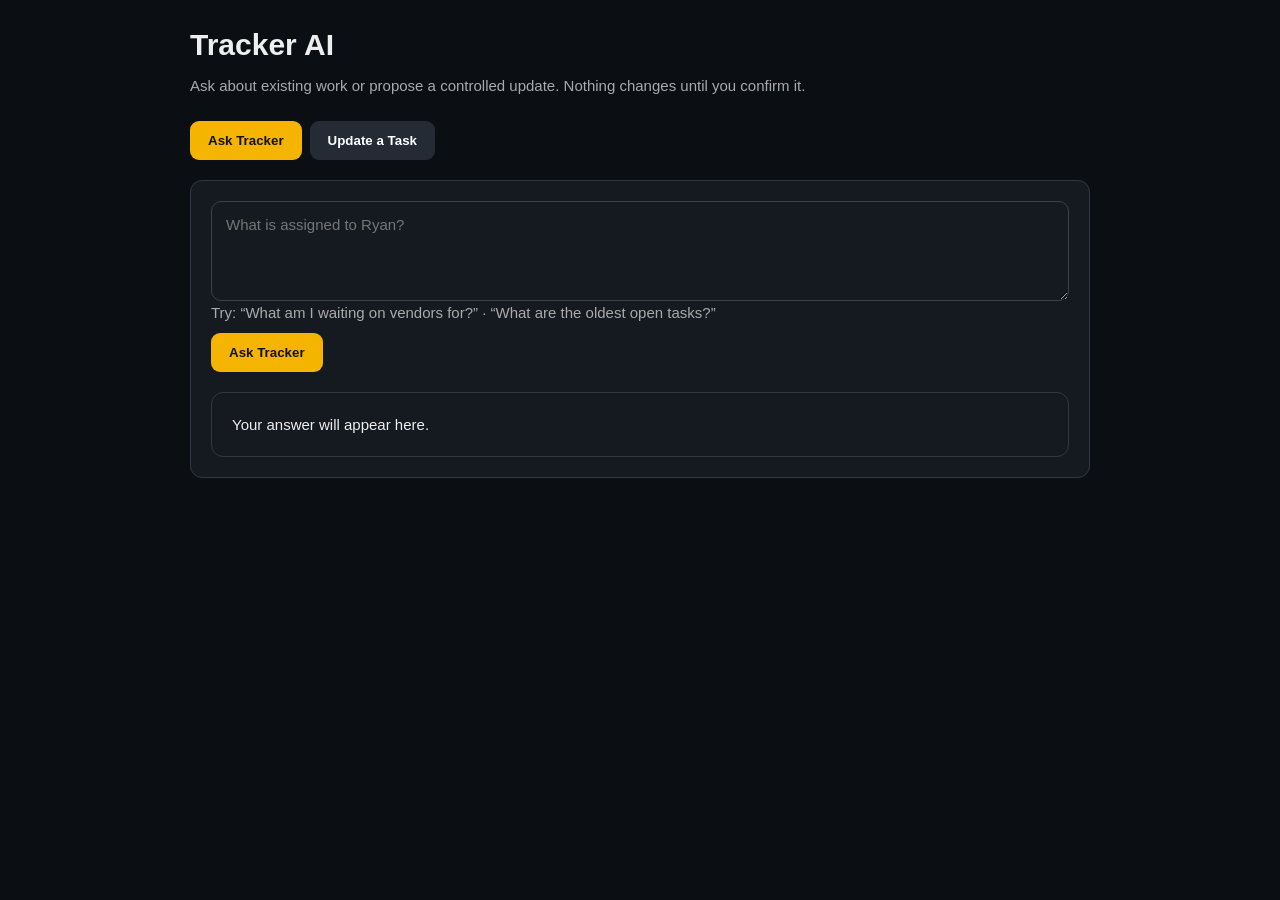
<file: ai-tracker-chat.html>
<!doctype html><html><head><meta charset="utf-8"><meta name="viewport" content="width=device-width,initial-scale=1"><title>Tracker AI</title><style>body{margin:0;background:#0b0f14;color:#eee;font:15px Arial,sans-serif;padding:28px}h1{margin:0 0 8px}p,.examples{color:#aaa}.box{max-width:900px;margin:auto}.card{background:#151a21;border:1px solid #303844;border-radius:12px;padding:20px;margin-top:20px}textarea{width:100%;box-sizing:border-box;min-height:100px;background:#151a21;color:#fff;border:1px solid #39414c;border-radius:10px;padding:14px;font:inherit}button{margin:12px 8px 0 0;padding:12px 18px;border:0;border-radius:9px;background:#f4b400;color:#111;font-weight:700;cursor:pointer}button.confirm{background:#4fd276}button.cancel{background:#343b46;color:#fff}.output{white-space:pre-wrap;line-height:1.55}.hidden{display:none}.tabs button{background:#242b35;color:#fff}.tabs button.active{background:#f4b400;color:#111}</style></head><body><div class="box"><h1>Tracker AI</h1><p>Ask about existing work or propose a controlled update. Nothing changes until you confirm it.</p><div class="tabs"><button id="readTab" class="active">Ask Tracker</button><button id="cmdTab">Update a Task</button></div><div id="readPanel" class="card"><textarea id="q" placeholder="What is assigned to Ryan?"></textarea><div class="examples">Try: “What am I waiting on vendors for?” · “What are the oldest open tasks?”</div><button id="ask">Ask Tracker</button><div id="answer" class="card output">Your answer will appear here.</div></div><div id="cmdPanel" class="card hidden"><textarea id="cmd" placeholder="Example: Add a note to the MOV 71 actuator task that the quote is pending."></textarea><div class="examples">Try: “Mark the flare thermoprobe task complete.” · “Assign the backflow valve task to Ryan.”</div><button id="propose">Review Change</button><div id="proposal" class="card output hidden"></div><div id="actions" class="hidden"><button id="confirm" class="confirm">Confirm & Update Tracker</button><button id="cancel" class="cancel">Cancel</button></div></div></div><script>const U='https://jbnufforfpgawnawgujv.supabase.co',K='eyJhbGciOiJIUzI1NiIsInR5cCI6IkpXVCJ9.eyJpc3MiOiJzdXBhYmFzZSIsInJlZiI6ImpibnVmZm9yZnBnYXduYXdndWp2Iiwicm9sZSI6ImFub24iLCJpYXQiOjE3NzYyNzk4ODEsImV4cCI6MjA5MTg1NTg4MX0.Zy4dcmb99FsMUDKMxn2ASsQ2ZmGO0aeCumO21jD8EBY',H={'Content-Type':'application/json','apikey':K,'Authorization':'Bearer '+K};let current=null;const $=id=>document.getElementById(id);$('readTab').onclick=()=>tab(true);$('cmdTab').onclick=()=>tab(false);function tab(read){$('readPanel').classList.toggle('hidden',!read);$('cmdPanel').classList.toggle('hidden',read);$('readTab').classList.toggle('active',read);$('cmdTab').classList.toggle('active',!read)}$('ask').onclick=async()=>{let question=$('q').value.trim();if(!question)return;$('answer').textContent='Reading Tracker…';let r=await fetch(U+'/functions/v1/ai-tracker-assistant',{method:'POST',headers:H,body:JSON.stringify({question})});let d=await r.json();$('answer').textContent=r.ok?d.answer:(d.error||'Request failed')};$('propose').onclick=async()=>{let command=$('cmd').value.trim();if(!command)return;$('proposal').classList.remove('hidden');$('proposal').textContent='Finding the task and reviewing your requested change…';$('actions').classList.add('hidden');current=null;let r=await fetch(U+'/functions/v1/ai-tracker-command',{method:'POST',headers:H,body:JSON.stringify({command})});let d=await r.json();if(!r.ok){$('proposal').textContent=d.error||'Request failed';return}current=d.proposal;if(!current.found){$('proposal').textContent=current.summary||'I could not confidently identify one task. Nothing was changed.';return}let changes=Object.entries(current.changes||{}).filter(([,v])=>v!==null).map(([k,v])=>`${k}: ${typeof v==='string'?v:JSON.stringify(v)}`).join('\n');$('proposal').textContent=`I found:\n${current.task_title}\n\nProposed change:\n${changes||'No change'}\n\n${current.summary}\n\nNothing has been changed yet.`;$('actions').classList.remove('hidden')};$('confirm').onclick=async()=>{if(!current)return;$('confirm').disabled=true;$('proposal').textContent+='\n\nUpdating Tracker…';let r=await fetch(U+'/functions/v1/ai-tracker-command',{method:'POST',headers:H,body:JSON.stringify({action:'apply',proposal:current})});let d=await r.json();$('proposal').textContent=r.ok?`Updated successfully.\n\n${current.task_title}`:(d.error||'Update failed');if(r.ok){current=null;$('actions').classList.add('hidden')}$('confirm').disabled=false};$('cancel').onclick=()=>{current=null;$('proposal').textContent='Cancelled. Nothing was changed.';$('actions').classList.add('hidden')};</script></body></html>
</file>
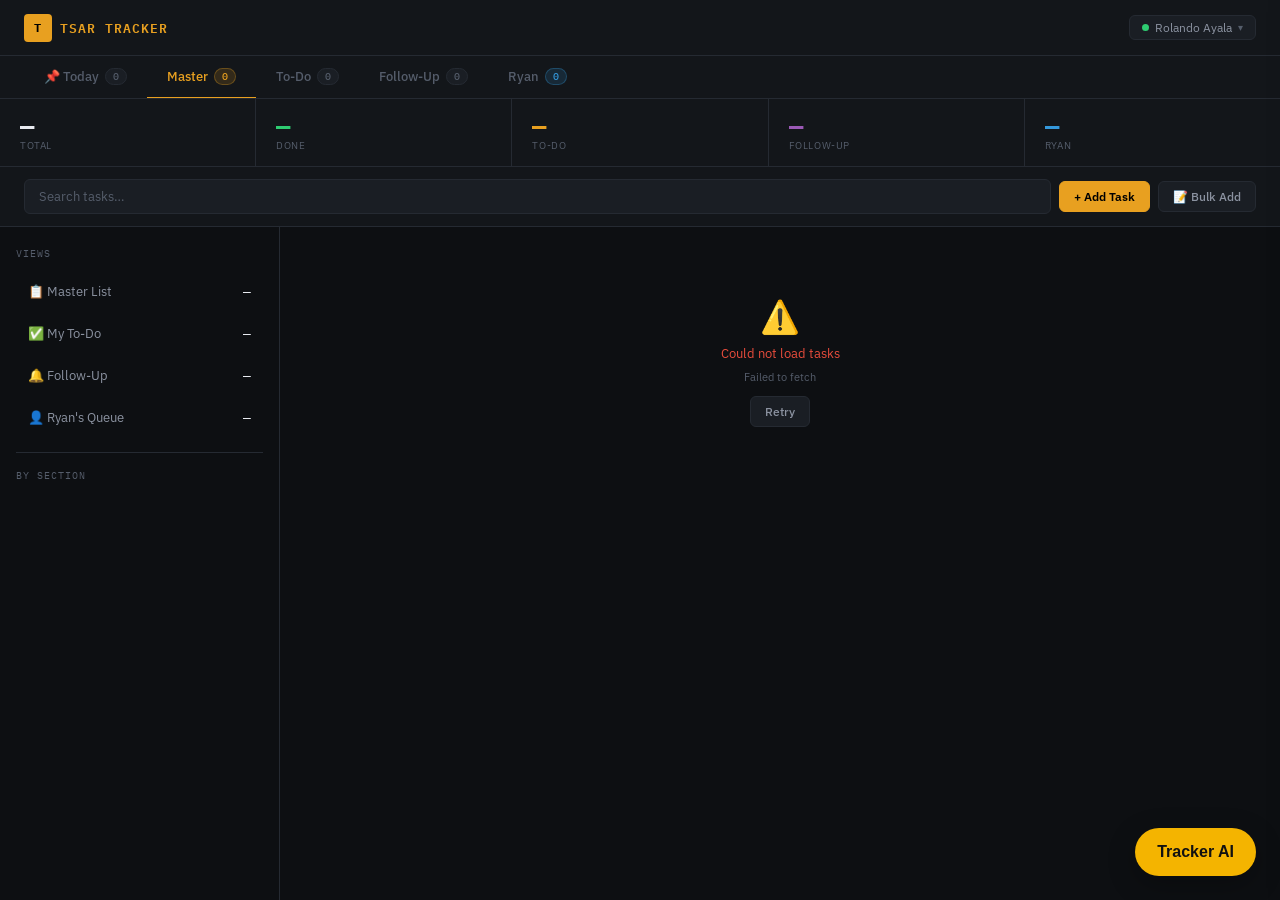
<file: tracker-ai.html>
<!doctype html>
<html lang="en">
<head>
  <meta charset="utf-8" />
  <meta name="viewport" content="width=device-width,initial-scale=1" />
  <title>TSAR Tracker + AI</title>
  <style>
    html,body{margin:0;width:100%;height:100%;overflow:hidden;background:#0b0f14;font-family:Arial,sans-serif}
    #tracker{border:0;width:100%;height:100%;display:block;background:white}
    #aiButton{position:fixed;right:24px;bottom:24px;z-index:10;border:0;border-radius:999px;padding:15px 22px;background:#f4b400;color:#111;font-size:16px;font-weight:700;box-shadow:0 8px 28px rgba(0,0,0,.28);cursor:pointer}
    #panel{position:fixed;inset:0 0 0 auto;width:min(760px,96vw);height:100%;z-index:20;background:#0b0f14;box-shadow:-10px 0 35px rgba(0,0,0,.4);transform:translateX(105%);transition:transform .2s ease}
    #panel.open{transform:translateX(0)}
    #panel iframe{border:0;width:100%;height:100%}
    #close{position:absolute;right:18px;top:16px;z-index:21;border:1px solid #444;background:#151a21;color:white;border-radius:8px;padding:8px 12px;cursor:pointer}
    @media(max-width:700px){#aiButton{right:14px;bottom:14px}#panel{width:100vw}}
  </style>
</head>
<body>
  <iframe id="tracker" src="./index.html" title="TSAR Tracker"></iframe>
  <button id="aiButton" type="button">Tracker AI</button>
  <aside id="panel" aria-hidden="true">
    <button id="close" type="button">Close</button>
    <iframe src="./ai-command-center.html" title="Tracker AI Command Center"></iframe>
  </aside>
  <script>
    const panel=document.getElementById('panel');
    const openBtn=document.getElementById('aiButton');
    const closeBtn=document.getElementById('close');
    function openAI(){panel.classList.add('open');panel.setAttribute('aria-hidden','false')}
    function closeAI(){panel.classList.remove('open');panel.setAttribute('aria-hidden','true');document.getElementById('tracker').contentWindow?.location.reload()}
    openBtn.addEventListener('click',openAI);
    closeBtn.addEventListener('click',closeAI);
    window.addEventListener('keydown',e=>{if(e.key==='Escape')closeAI()});
  </script>
</body>
</html>
</file>
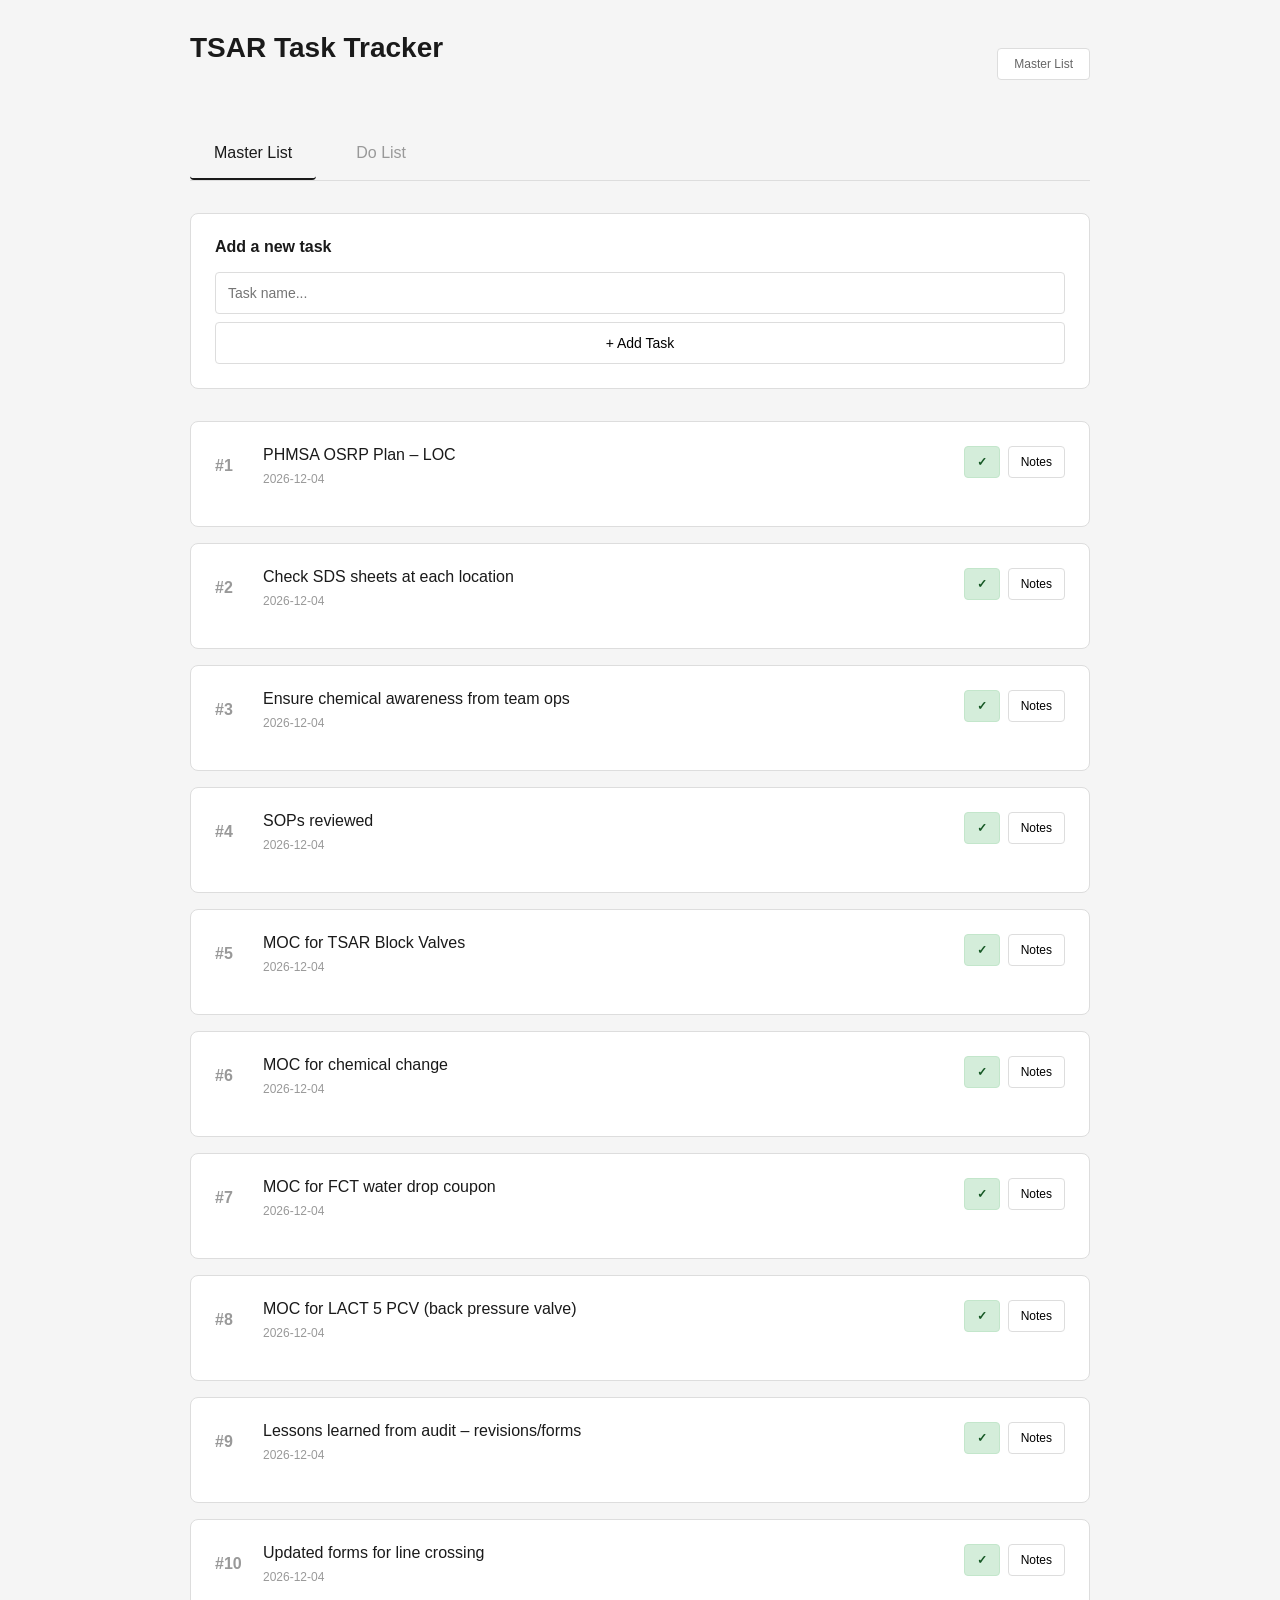
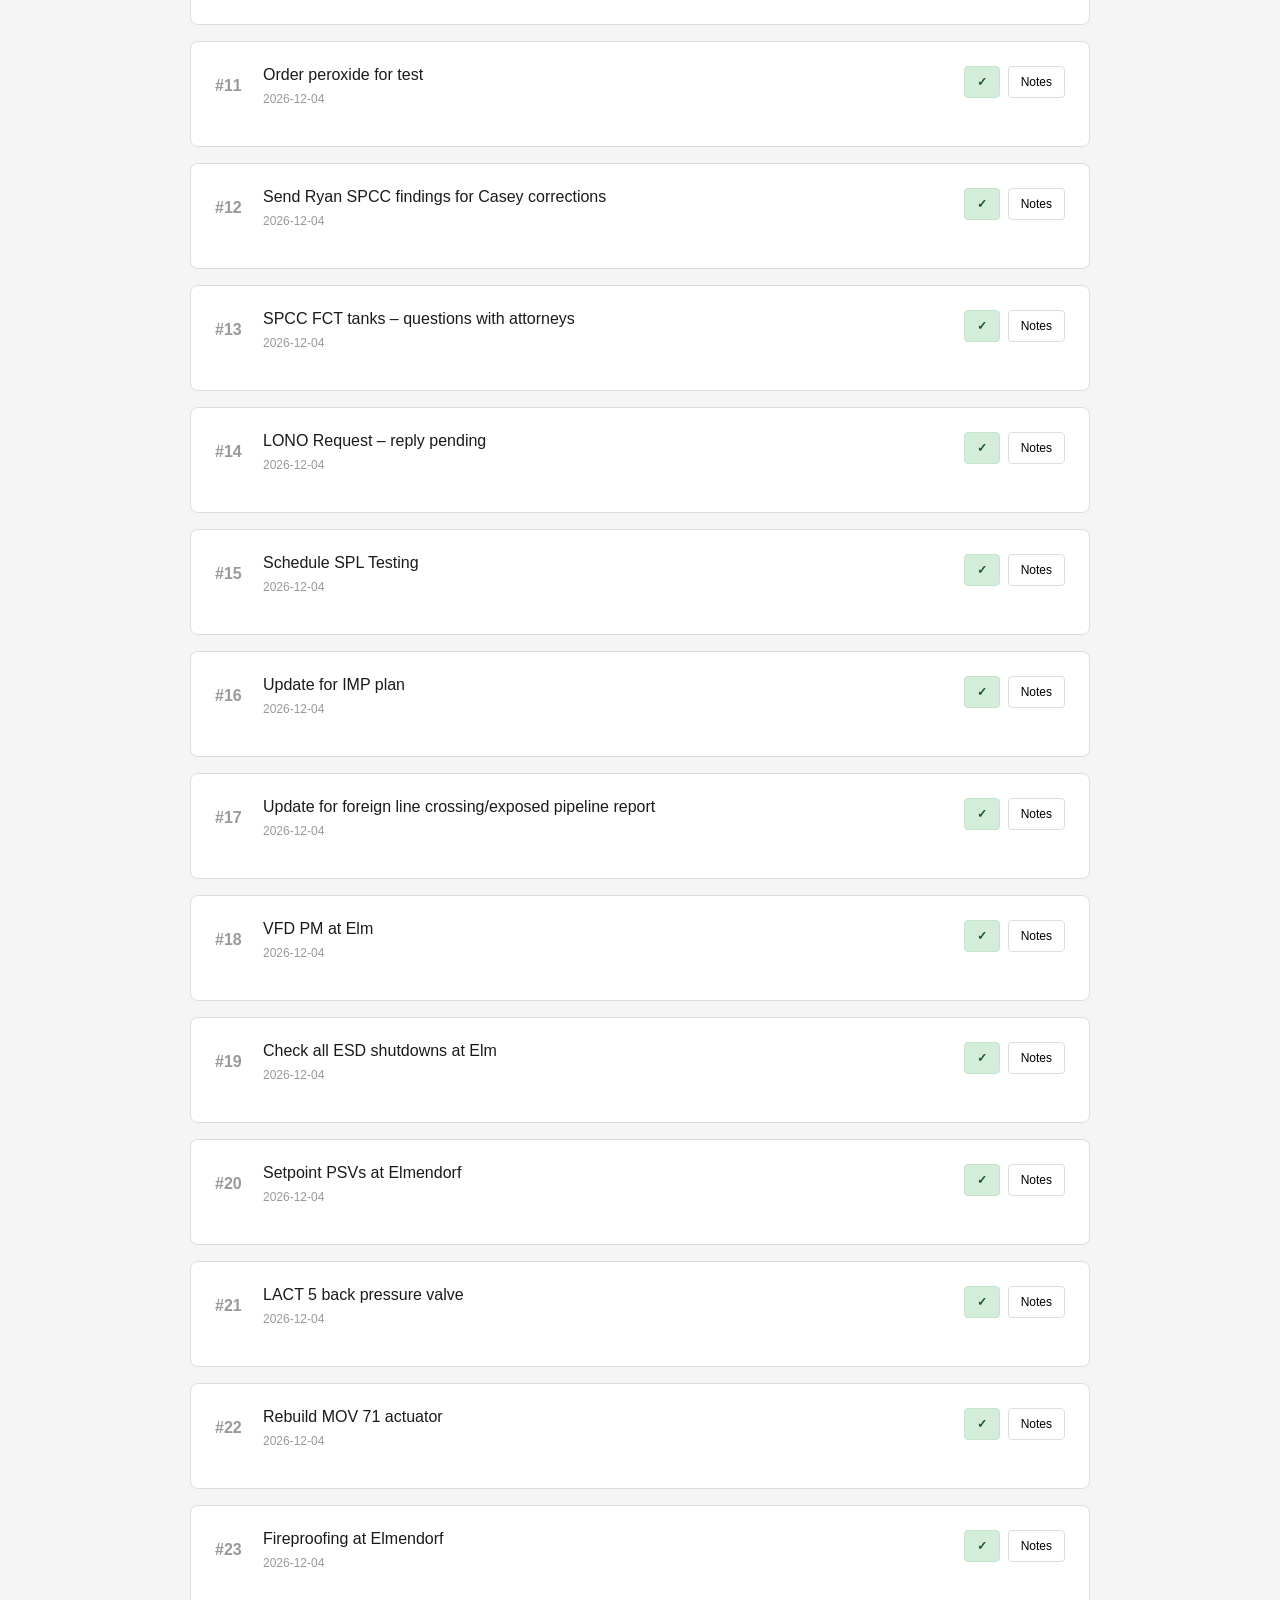
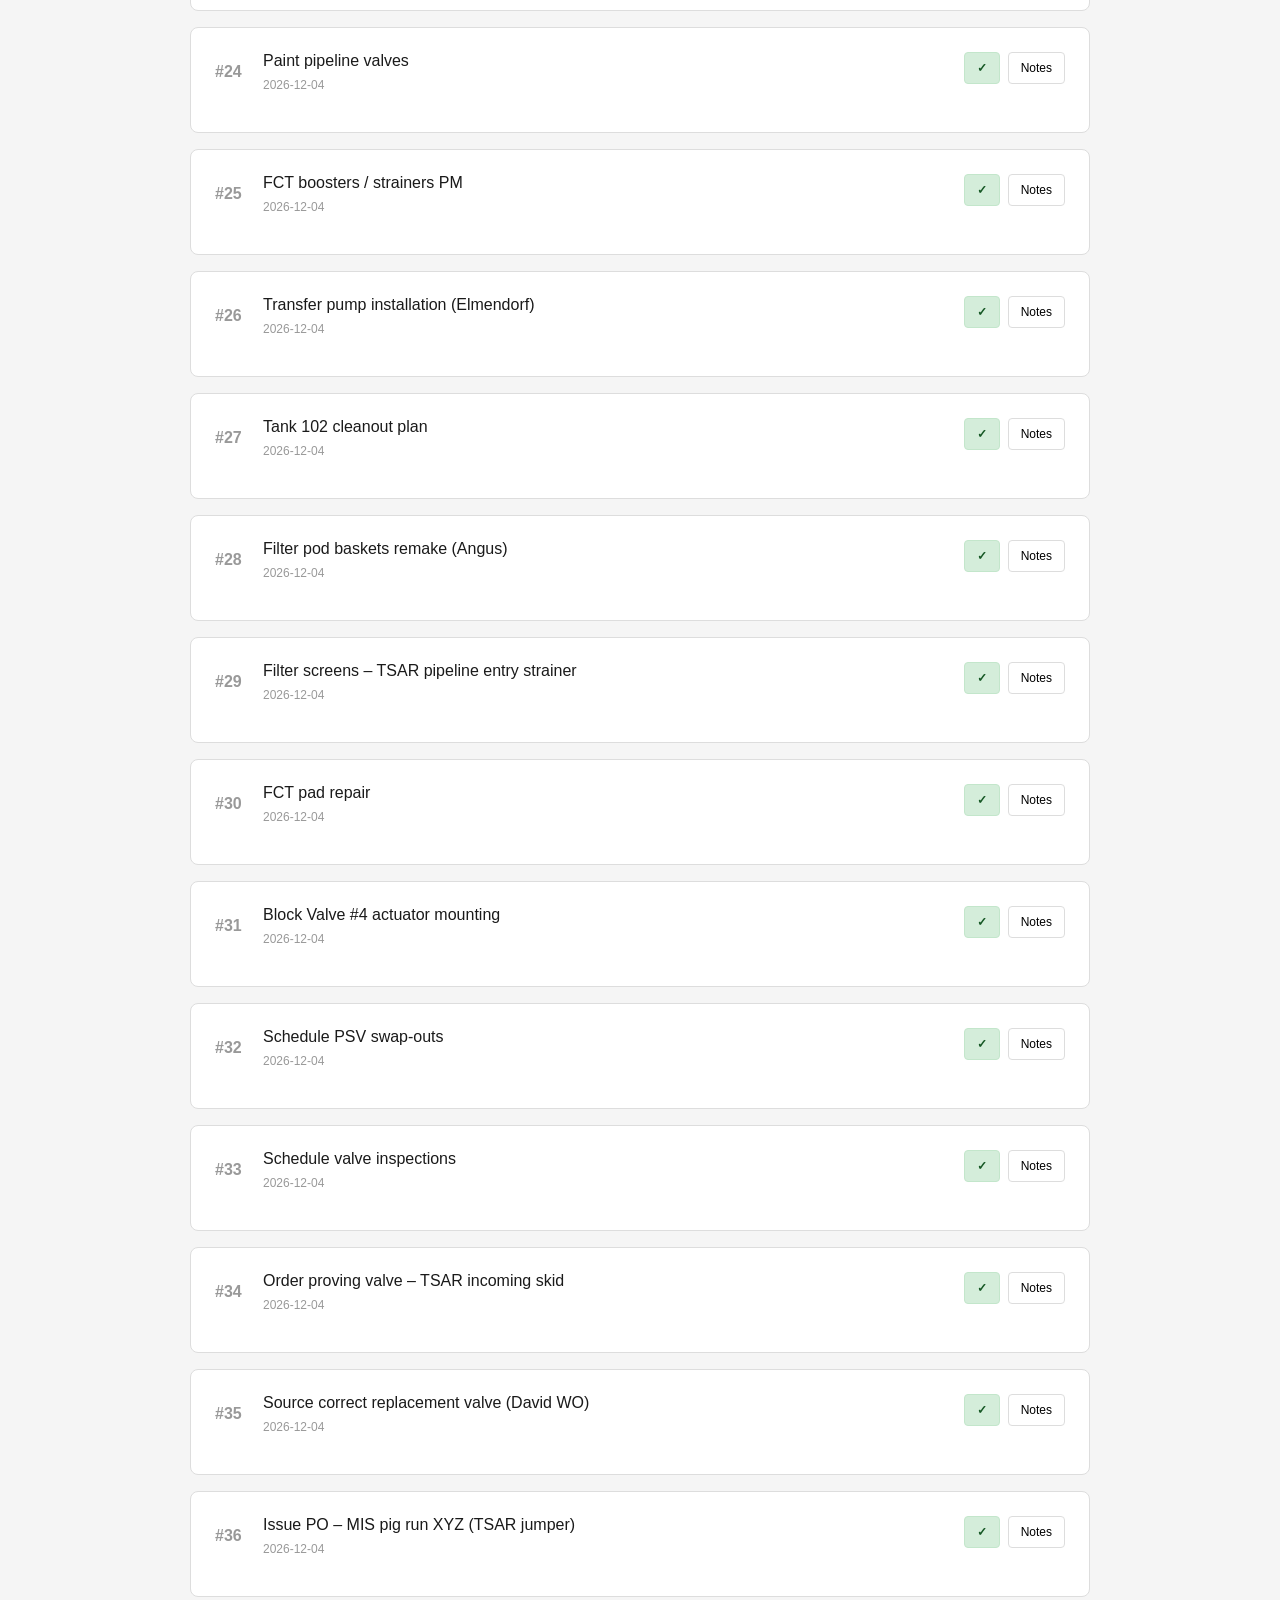
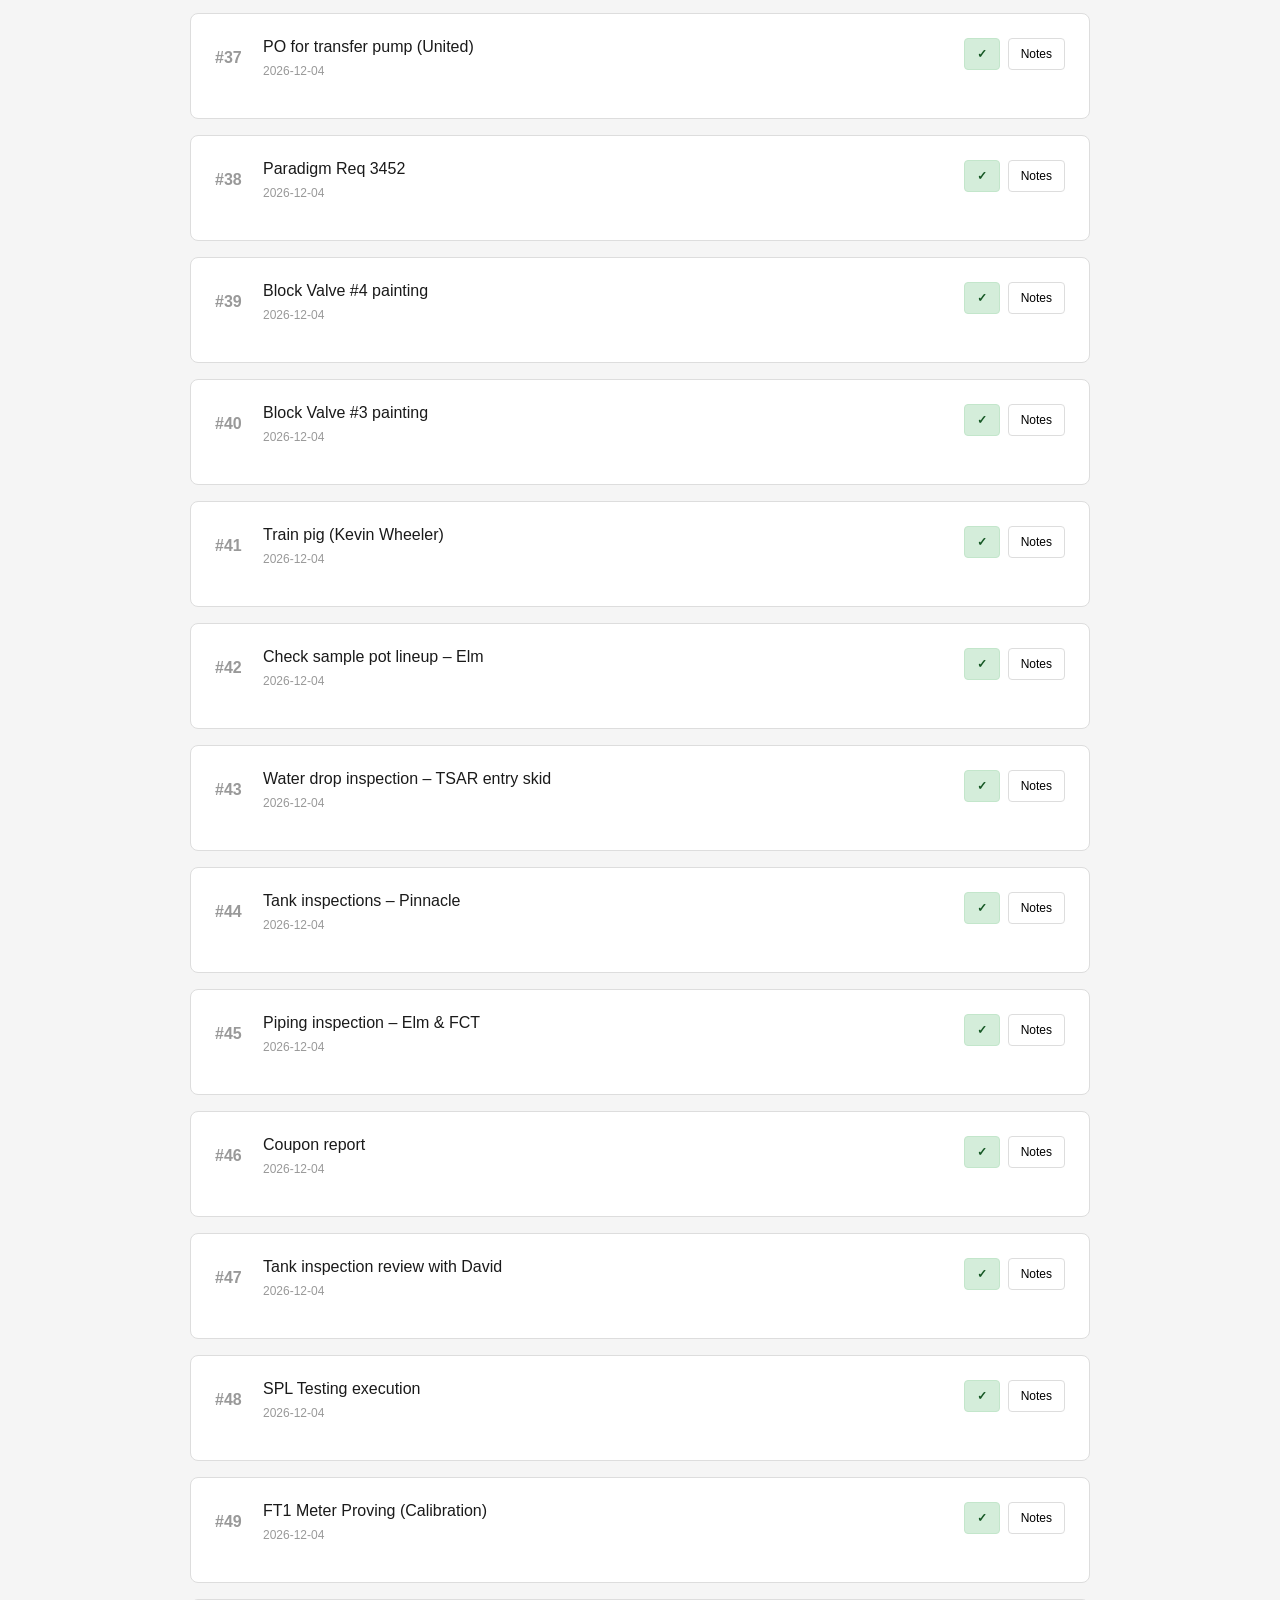
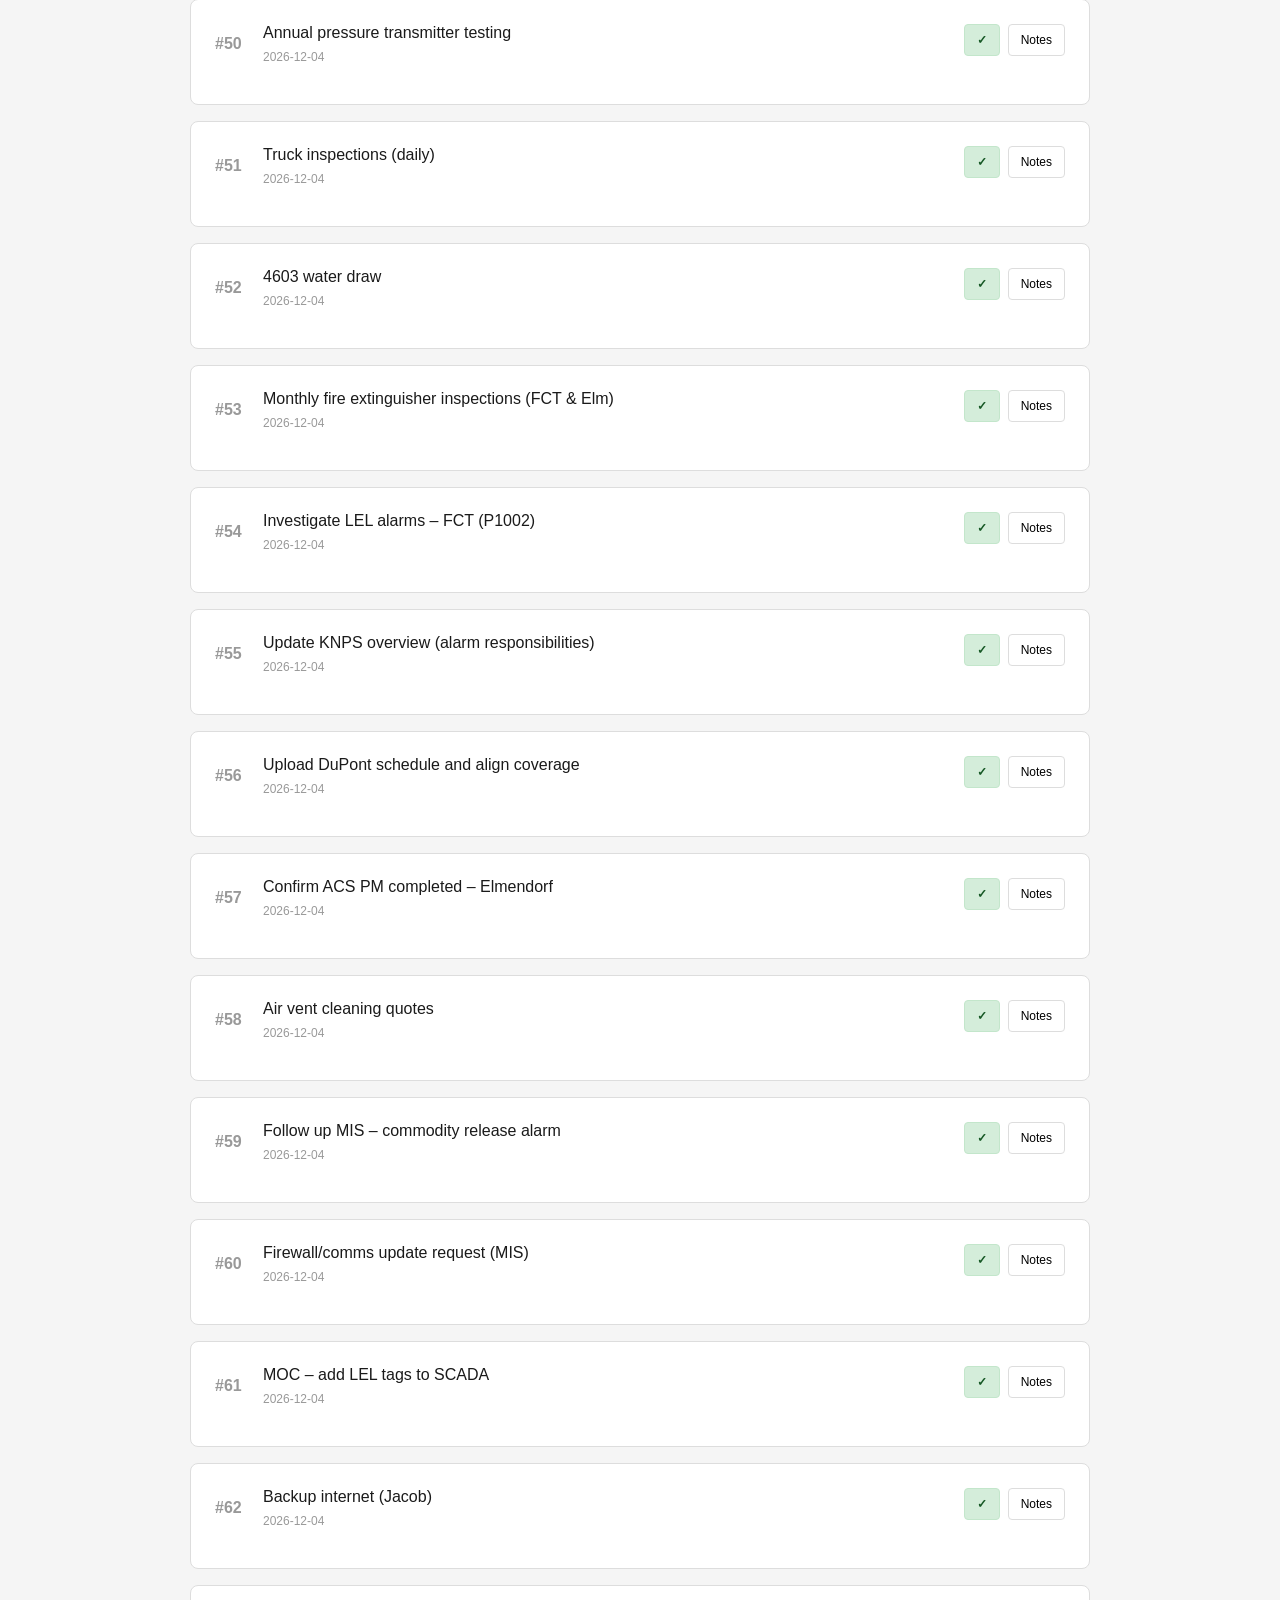
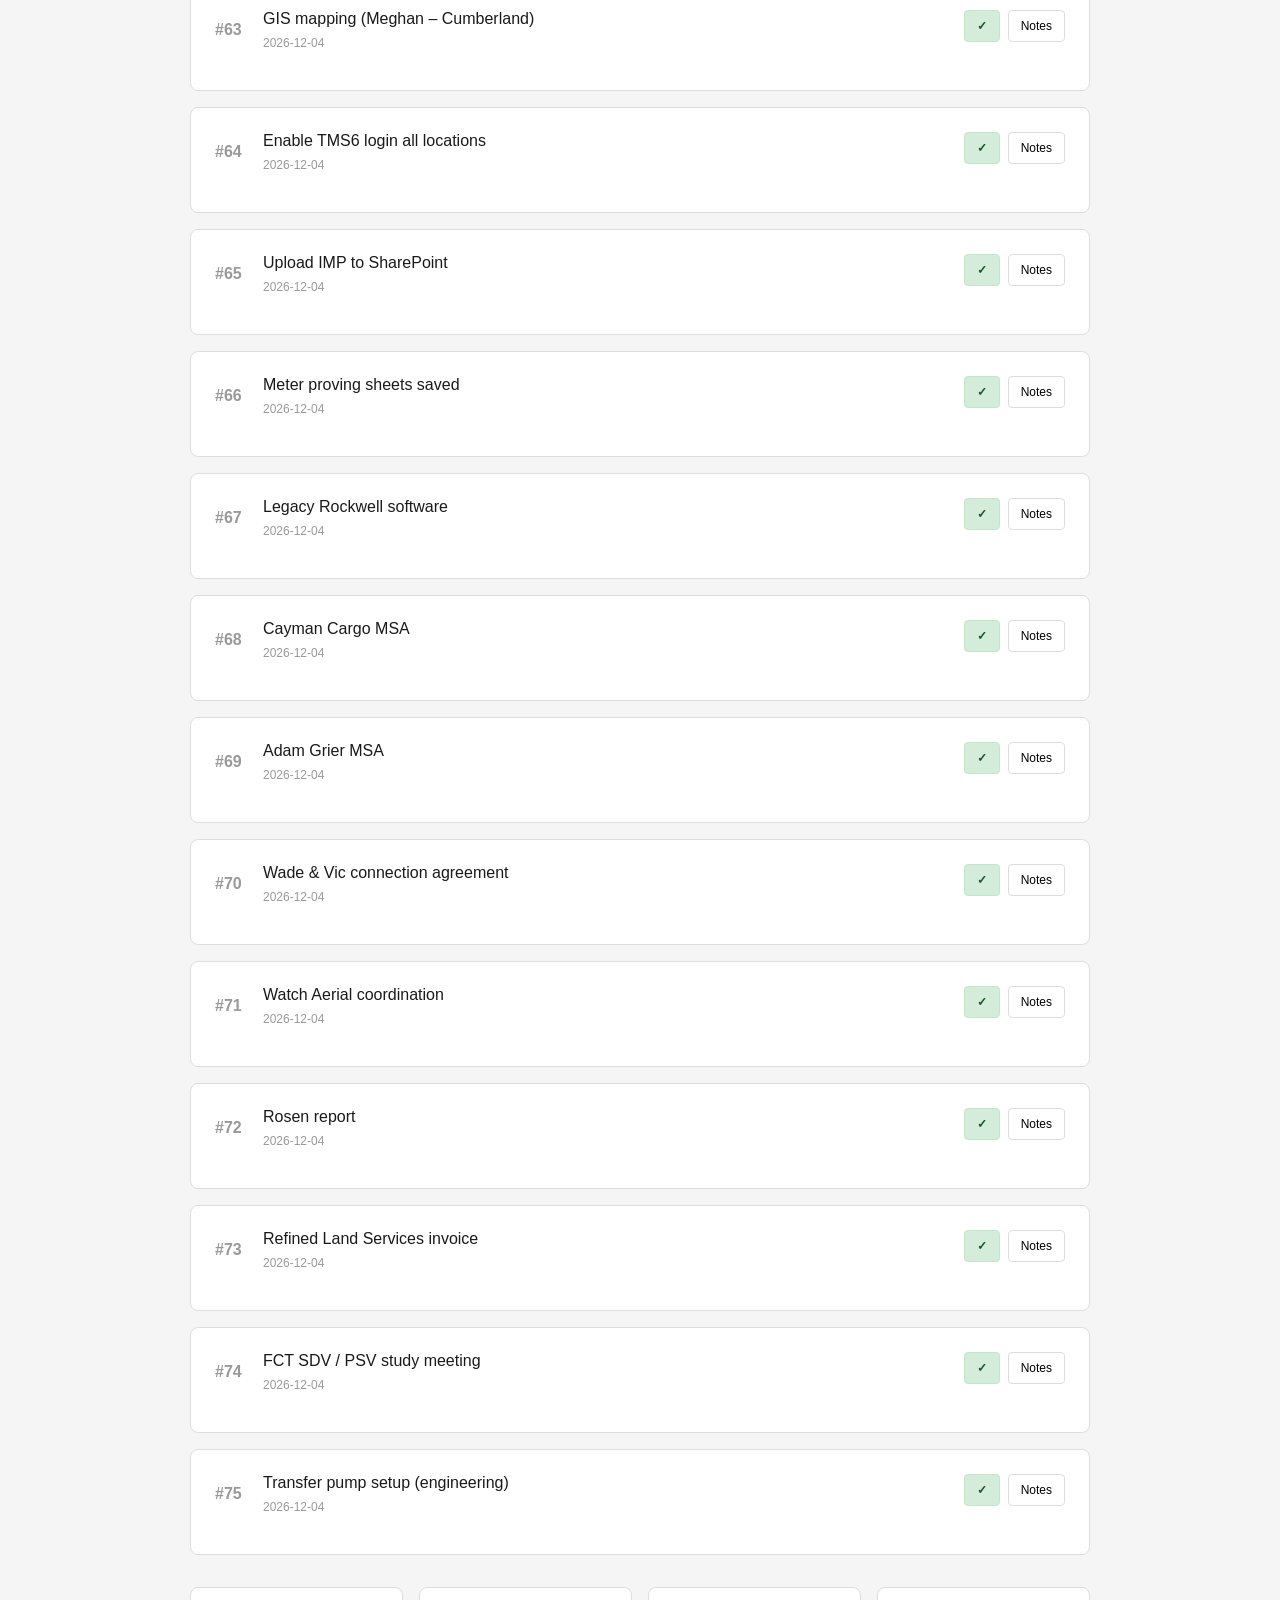
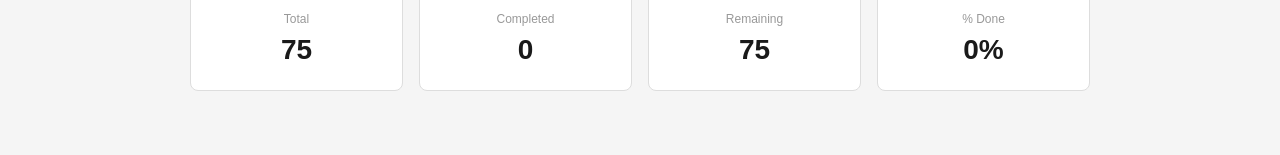
<file: tsar_tracker (1).html>
<!DOCTYPE html>
<html lang="en">
<head>
  <meta charset="UTF-8">
  <meta name="viewport" content="width=device-width, initial-scale=1.0">
  <title>TSAR Task Tracker</title>
  <style>
    * {
      margin: 0;
      padding: 0;
      box-sizing: border-box;
    }

    body {
      font-family: -apple-system, BlinkMacSystemFont, 'Segoe UI', Roboto, sans-serif;
      background: #f5f5f5;
      padding: 2rem;
      color: #333;
    }

    .container {
      max-width: 900px;
      margin: 0 auto;
    }

    h1 {
      font-size: 28px;
      margin-bottom: 2rem;
      color: #1a1a1a;
    }

    .header {
      display: flex;
      justify-content: space-between;
      align-items: center;
      margin-bottom: 2rem;
    }

    .tabs {
      display: flex;
      gap: 1rem;
      border-bottom: 1px solid #ddd;
      margin-bottom: 2rem;
    }

    .tab-btn {
      padding: 1rem 1.5rem;
      border: none;
      background: none;
      font-size: 16px;
      font-weight: 500;
      cursor: pointer;
      color: #999;
      border-bottom: 2px solid transparent;
      transition: all 0.2s;
    }

    .tab-btn.active {
      color: #1a1a1a;
      border-bottom-color: #1a1a1a;
    }

    .view-indicator {
      font-size: 12px;
      color: #666;
      background: #fff;
      padding: 0.5rem 1rem;
      border-radius: 4px;
      border: 1px solid #ddd;
    }

    .add-form {
      background: #fff;
      padding: 1.5rem;
      border-radius: 8px;
      margin-bottom: 2rem;
      border: 1px solid #ddd;
    }

    .add-form h2 {
      font-size: 16px;
      margin-bottom: 1rem;
      color: #1a1a1a;
    }

    .form-group {
      display: grid;
      gap: 0.5rem;
    }

    input[type="text"],
    textarea {
      padding: 0.75rem;
      border: 1px solid #ddd;
      border-radius: 4px;
      font-size: 14px;
      font-family: inherit;
    }

    input[type="text"]:focus,
    textarea:focus {
      outline: none;
      border-color: #1a1a1a;
      box-shadow: 0 0 0 2px rgba(26, 26, 26, 0.1);
    }

    button {
      padding: 0.75rem 1.5rem;
      border: 1px solid #ddd;
      background: #fff;
      border-radius: 4px;
      font-size: 14px;
      font-weight: 500;
      cursor: pointer;
      transition: all 0.2s;
    }

    button:hover {
      border-color: #1a1a1a;
      background: #f5f5f5;
    }

    .task-list {
      display: grid;
      gap: 1rem;
      margin-bottom: 2rem;
    }

    .task-card {
      background: #fff;
      border: 1px solid #ddd;
      border-radius: 8px;
      padding: 1.5rem;
    }

    .task-header {
      display: flex;
      justify-content: space-between;
      align-items: flex-start;
      gap: 1rem;
      margin-bottom: 1rem;
    }

    .task-number {
      font-weight: 600;
      color: #999;
      min-width: 40px;
    }

    .task-content {
      flex: 1;
      min-width: 0;
    }

    .task-text {
      font-size: 16px;
      color: #1a1a1a;
      margin-bottom: 0.5rem;
      word-break: break-word;
    }

    .task-text.completed {
      text-decoration: line-through;
      color: #999;
    }

    .task-date {
      font-size: 12px;
      color: #999;
    }

    .task-actions {
      display: flex;
      gap: 0.5rem;
    }

    .complete-btn {
      background: #d4edda;
      color: #155724;
      border-color: #c3e6cb;
      font-weight: 600;
      padding: 0.5rem 0.75rem;
      font-size: 12px;
    }

    .complete-btn:hover {
      background: #c3e6cb;
    }

    .notes-btn {
      padding: 0.5rem 0.75rem;
      font-size: 12px;
    }

    .task-notes {
      margin-top: 1rem;
      padding-top: 1rem;
      border-top: 1px solid #eee;
      margin-left: 40px;
    }

    .notes-display {
      font-size: 14px;
      color: #666;
      font-style: italic;
      margin-bottom: 1rem;
    }

    .notes-editor {
      display: grid;
      gap: 0.5rem;
    }

    .notes-editor textarea {
      min-height: 100px;
      resize: vertical;
    }

    .badge {
      display: inline-block;
      background: #d4edda;
      color: #155724;
      padding: 0.25rem 0.75rem;
      border-radius: 4px;
      font-size: 11px;
      font-weight: 600;
      margin-left: 0.5rem;
    }

    .stats {
      display: grid;
      grid-template-columns: repeat(auto-fit, minmax(120px, 1fr));
      gap: 1rem;
      margin-bottom: 2rem;
    }

    .stat-card {
      background: #fff;
      padding: 1.5rem;
      border-radius: 8px;
      border: 1px solid #ddd;
      text-align: center;
    }

    .stat-label {
      font-size: 12px;
      color: #999;
      margin-bottom: 0.5rem;
    }

    .stat-number {
      font-size: 28px;
      font-weight: 600;
      color: #1a1a1a;
    }

    .hidden {
      display: none;
    }

    .empty-state {
      text-align: center;
      padding: 3rem 1rem;
      color: #999;
    }
  </style>
</head>
<body>
  <div class="container">
    <div class="header">
      <h1>TSAR Task Tracker</h1>
      <div class="view-indicator" id="viewIndicator">Master List</div>
    </div>

    <div class="tabs">
      <button class="tab-btn active" onclick="switchTab('master')">Master List</button>
      <button class="tab-btn" onclick="switchTab('todo')">Do List</button>
    </div>

    <div class="add-form">
      <h2>Add a new task</h2>
      <div class="form-group">
        <input type="text" id="newTask" placeholder="Task name..." />
        <button onclick="addTask()">+ Add Task</button>
      </div>
    </div>

    <div id="masterTab">
      <div class="task-list" id="masterList"></div>
    </div>

    <div id="todoTab" class="hidden">
      <div class="task-list" id="todoList"></div>
    </div>

    <div class="stats">
      <div class="stat-card">
        <div class="stat-label">Total</div>
        <div class="stat-number" id="totalCount">0</div>
      </div>
      <div class="stat-card">
        <div class="stat-label">Completed</div>
        <div class="stat-number" id="completeCount">0</div>
      </div>
      <div class="stat-card">
        <div class="stat-label">Remaining</div>
        <div class="stat-number" id="remainingCount">0</div>
      </div>
      <div class="stat-card">
        <div class="stat-label">% Done</div>
        <div class="stat-number" id="percentCount">0%</div>
      </div>
    </div>
  </div>

  <script>
    let tasks = [];
    let currentTab = 'master';
    let expandedNotes = {};

    const initialTasks = [
      "PHMSA OSRP Plan – LOC",
      "Check SDS sheets at each location",
      "Ensure chemical awareness from team ops",
      "SOPs reviewed",
      "MOC for TSAR Block Valves",
      "MOC for chemical change",
      "MOC for FCT water drop coupon",
      "MOC for LACT 5 PCV (back pressure valve)",
      "Lessons learned from audit – revisions/forms",
      "Updated forms for line crossing",
      "Order peroxide for test",
      "Send Ryan SPCC findings for Casey corrections",
      "SPCC FCT tanks – questions with attorneys",
      "LONO Request – reply pending",
      "Schedule SPL Testing",
      "Update for IMP plan",
      "Update for foreign line crossing/exposed pipeline report",
      "VFD PM at Elm",
      "Check all ESD shutdowns at Elm",
      "Setpoint PSVs at Elmendorf",
      "LACT 5 back pressure valve",
      "Rebuild MOV 71 actuator",
      "Fireproofing at Elmendorf",
      "Paint pipeline valves",
      "FCT boosters / strainers PM",
      "Transfer pump installation (Elmendorf)",
      "Tank 102 cleanout plan",
      "Filter pod baskets remake (Angus)",
      "Filter screens – TSAR pipeline entry strainer",
      "FCT pad repair",
      "Block Valve #4 actuator mounting",
      "Schedule PSV swap-outs",
      "Schedule valve inspections",
      "Order proving valve – TSAR incoming skid",
      "Source correct replacement valve (David WO)",
      "Issue PO – MIS pig run XYZ (TSAR jumper)",
      "PO for transfer pump (United)",
      "Paradigm Req 3452",
      "Block Valve #4 painting",
      "Block Valve #3 painting",
      "Train pig (Kevin Wheeler)",
      "Check sample pot lineup – Elm",
      "Water drop inspection – TSAR entry skid",
      "Tank inspections – Pinnacle",
      "Piping inspection – Elm & FCT",
      "Coupon report",
      "Tank inspection review with David",
      "SPL Testing execution",
      "FT1 Meter Proving (Calibration)",
      "Annual pressure transmitter testing",
      "Truck inspections (daily)",
      "4603 water draw",
      "Monthly fire extinguisher inspections (FCT & Elm)",
      "Investigate LEL alarms – FCT (P1002)",
      "Update KNPS overview (alarm responsibilities)",
      "Upload DuPont schedule and align coverage",
      "Confirm ACS PM completed – Elmendorf",
      "Air vent cleaning quotes",
      "Follow up MIS – commodity release alarm",
      "Firewall/comms update request (MIS)",
      "MOC – add LEL tags to SCADA",
      "Backup internet (Jacob)",
      "GIS mapping (Meghan – Cumberland)",
      "Enable TMS6 login all locations",
      "Upload IMP to SharePoint",
      "Meter proving sheets saved",
      "Legacy Rockwell software",
      "Cayman Cargo MSA",
      "Adam Grier MSA",
      "Wade & Vic connection agreement",
      "Watch Aerial coordination",
      "Rosen report",
      "Refined Land Services invoice",
      "FCT SDV / PSV study meeting",
      "Transfer pump setup (engineering)"
    ];

    function init() {
      const saved = localStorage.getItem('tsar-tasks');
      if (saved) {
        tasks = JSON.parse(saved);
      } else {
        tasks = initialTasks.map((text, i) => ({
          id: i + 1,
          number: i + 1,
          text: text,
          completed: false,
          notes: ""
        }));
        save();
      }
      render();
    }

    function save() {
      localStorage.setItem('tsar-tasks', JSON.stringify(tasks));
    }

    function switchTab(tab) {
      currentTab = tab;
      document.querySelectorAll('.tab-btn').forEach((btn, i) => {
        btn.classList.toggle('active', (i === 0 && tab === 'master') || (i === 1 && tab === 'todo'));
      });
      document.getElementById('masterTab').classList.toggle('hidden', tab !== 'master');
      document.getElementById('todoTab').classList.toggle('hidden', tab !== 'todo');
      document.getElementById('viewIndicator').textContent = tab === 'master' ? 'Master List' : 'Do List';
      render();
    }

    function addTask() {
      const input = document.getElementById('newTask');
      const text = input.value.trim();
      if (!text) return;

      const newNumber = Math.max(...tasks.map(t => t.number), 0) + 1;
      tasks.push({
        id: Date.now(),
        number: newNumber,
        text: text,
        completed: false,
        notes: ""
      });

      input.value = '';
      save();
      render();
    }

    function completeTask(id) {
      const task = tasks.find(t => t.id === id);
      if (task) {
        task.completed = !task.completed;
        save();
        render();
      }
    }

    function toggleNotes(id) {
      expandedNotes[id] = !expandedNotes[id];
      render();
    }

    function updateNotes(id, text) {
      const task = tasks.find(t => t.id === id);
      if (task) {
        task.notes = text;
        save();
      }
    }

    function render() {
      let filtered = tasks;
      if (currentTab === 'todo') {
        filtered = tasks.filter(t => !t.completed);
      }

      const html = filtered.length === 0 
        ? '<div class="empty-state">No tasks</div>'
        : filtered.map(task => `
            <div class="task-card">
              <div class="task-header">
                <div style="flex: 1;">
                  <div style="display: flex; align-items: center; gap: 0.5rem;">
                    <span class="task-number">#${task.number}</span>
                    <div class="task-content">
                      <div class="task-text ${task.completed ? 'completed' : ''}">${escapeHtml(task.text)}${task.completed ? '<span class="badge">completed</span>' : ''}</div>
                      <div class="task-date">${new Date().toISOString().split('T')[0]}</div>
                    </div>
                  </div>
                </div>
                <div class="task-actions">
                  <button class="complete-btn" onclick="completeTask(${task.id})">✓</button>
                  <button class="notes-btn" onclick="toggleNotes(${task.id})">Notes</button>
                </div>
              </div>
              ${task.notes ? `<div class="notes-display">📝 ${escapeHtml(task.notes)}</div>` : ''}
              ${expandedNotes[task.id] ? `
                <div class="task-notes">
                  <div class="notes-editor">
                    <textarea onchange="updateNotes(${task.id}, this.value)" placeholder="Add notes here...">${escapeHtml(task.notes)}</textarea>
                    <small>Saves when you unfocus</small>
                  </div>
                </div>
              ` : ''}
            </div>
          `).join('');

      const targetList = currentTab === 'master' ? 'masterList' : 'todoList';
      document.getElementById(targetList).innerHTML = html;

      const total = tasks.length;
      const complete = tasks.filter(t => t.completed).length;
      const remaining = total - complete;
      const percent = total > 0 ? Math.round((complete / total) * 100) : 0;

      document.getElementById('totalCount').textContent = total;
      document.getElementById('completeCount').textContent = complete;
      document.getElementById('remainingCount').textContent = remaining;
      document.getElementById('percentCount').textContent = percent + '%';
    }

    function escapeHtml(text) {
      const map = { '&': '&amp;', '<': '&lt;', '>': '&gt;', '"': '&quot;', "'": '&#039;' };
      return text.replace(/[&<>"']/g, m => map[m]);
    }

    document.getElementById('newTask').addEventListener('keypress', e => {
      if (e.key === 'Enter') addTask();
    });

    init();
  </script>
</body>
</html>
</file>
